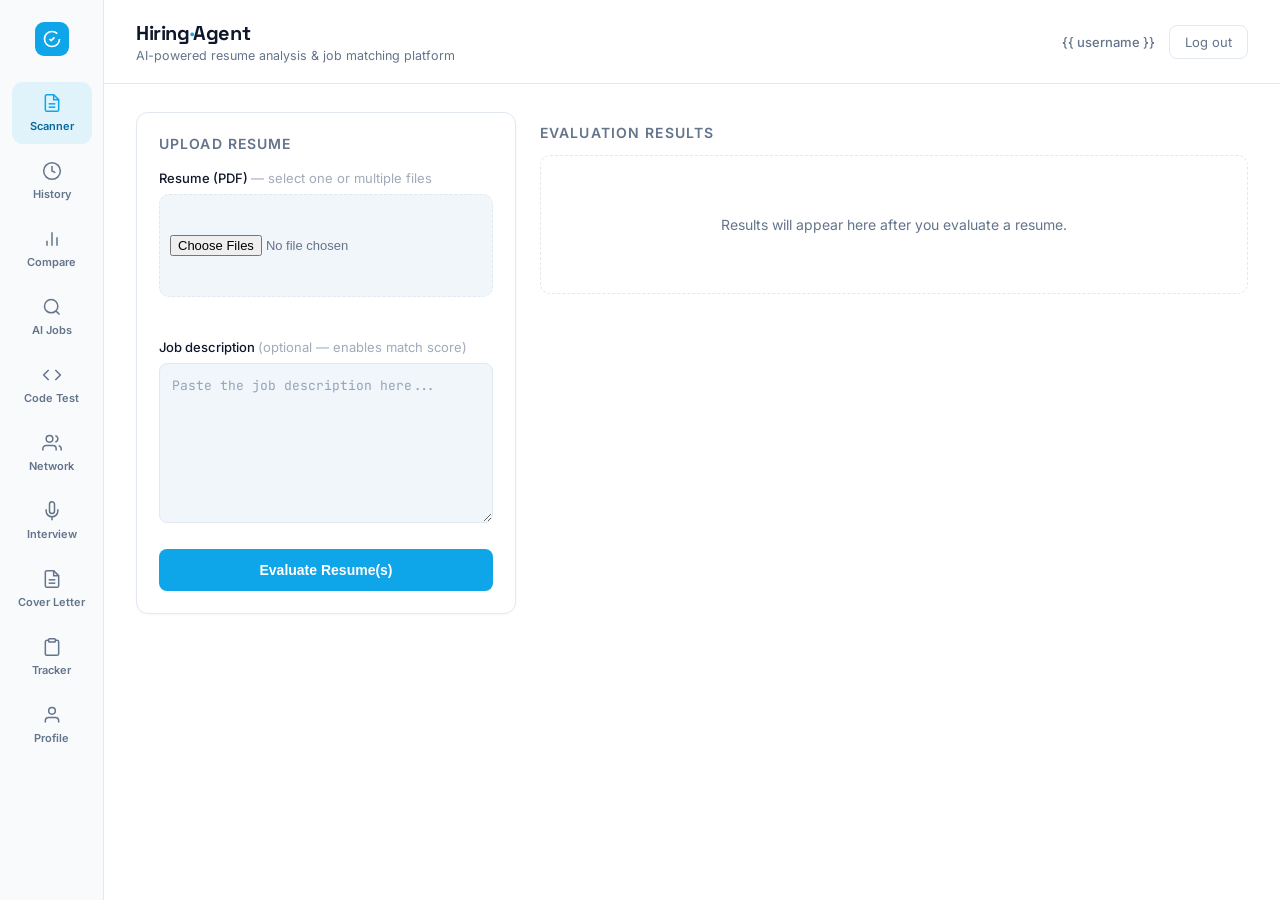
<file: templates/index.html>
<!DOCTYPE html>
<html lang="en">
<head>
<meta charset="UTF-8">
<title>Hiring Agent</title>
<meta name="viewport" content="width=device-width, initial-scale=1">
<link rel="preconnect" href="https://fonts.googleapis.com">
<link href="https://fonts.googleapis.com/css2?family=Space+Grotesk:wght@600;700&family=Inter:wght@400;500;600;700&family=JetBrains+Mono:wght@500;600&display=swap" rel="stylesheet">
<style>
  :root{
    --bg:#ffffff; --panel:#ffffff; --panel-2:#f1f6fb; --line:#e2e8f0;
    --text:#0f172a; --muted:#64748b; --accent:#0ea5e9; --accent-dim:#0369a1;
    --warn:#b45309; --bad:#dc2626; --success:#10b981;
    --mono:'JetBrains Mono','SF Mono',Consolas,monospace;
    --display:'Space Grotesk',system-ui,sans-serif;
  }
  *{box-sizing:border-box;}
  body{margin:0;background:var(--bg);color:var(--text);font-family:'Inter',system-ui,-apple-system,sans-serif;min-height:100vh;}
  .app-shell{display:flex;min-height:100vh;}
  .sidebar{width:104px;flex-shrink:0;background:#f8fafc;border-right:1px solid var(--line);display:flex;flex-direction:column;align-items:center;padding:22px 0;gap:6px;overflow-y:auto;}
  .sidebar .logo{width:34px;height:34px;border-radius:9px;background:var(--accent);display:flex;align-items:center;justify-content:center;margin-bottom:20px;}
  .sidebar .logo svg{width:20px;height:20px;color:#ffffff;}
  .side-btn{width:80px;display:flex;flex-direction:column;align-items:center;gap:6px;padding:11px 4px;border-radius:11px;color:var(--muted);background:none;border:none;cursor:pointer;font-size:11px;font-weight:600;font-family:'Inter',sans-serif;transition:all 0.2s ease;}
  .side-btn svg{width:20px;height:20px;transition:all 0.2s ease;}
  .side-btn:hover{color:var(--text);background:rgba(14,165,233,.05);}
  .side-btn.active{background:rgba(14,165,233,.10);color:var(--accent-dim);}
  .side-btn.active svg{color:var(--accent);}
  .main-col{flex:1;min-width:0;}
  .topbar{display:flex;justify-content:space-between;align-items:center;padding:20px 32px;border-bottom:1px solid var(--line);flex-wrap:wrap;gap:10px;}
  .topbar .brand-block h1{margin:0;font-size:20px;font-weight:700;letter-spacing:-0.02em;font-family:var(--display);}
  .topbar .brand-block p{margin:2px 0 0;color:var(--muted);font-size:12.5px;}
  .topbar .user-block{display:flex;align-items:center;gap:14px;}
  .topbar .user-block span{color:var(--muted);font-size:13px;font-weight:500;}
  .topbar .user-block a{color:var(--muted);font-size:13px;text-decoration:none;border:1px solid var(--line);padding:8px 15px;border-radius:8px;transition:all 0.2s ease;}
  .topbar .user-block a:hover{border-color:var(--accent);color:var(--accent);background:rgba(14,165,233,.05);}
  .content-pad{padding:28px 32px 60px;}
  .view{display:none;animation:fadeIn 0.3s ease;}
  .view.active{display:block;}
  @keyframes fadeIn{from{opacity:0;transform:translateY(5px);}to{opacity:1;transform:translateY(0);}}
  .eval-grid{display:grid;grid-template-columns:1fr;gap:24px;}
  @media(min-width:920px){.eval-grid{grid-template-columns:380px 1fr;align-items:start;}}
  .panel{background:var(--panel);border:1px solid var(--line);border-radius:12px;padding:22px;box-shadow:0 1px 2px rgba(15,23,42,.03);margin-bottom:20px;}
  .panel h2{margin:0 0 4px;font-size:14px;text-transform:uppercase;letter-spacing:.08em;color:var(--muted);font-weight:600;}
  label{display:block;font-size:13px;color:var(--text);margin:18px 0 8px;font-weight:500;}
  label span{color:var(--muted);font-weight:400;}
  input[type=file]{width:100%;padding:40px 10px;background:var(--panel-2);border:1.5px dashed var(--line);border-radius:10px;color:var(--muted);font-size:13px;text-align:center;cursor:pointer;transition:all 0.2s ease;}
  input[type=file]:hover{border-color:var(--accent-dim);background:rgba(14,165,233,.02);}
  textarea{width:100%;min-height:160px;resize:vertical;background:var(--panel-2);border:1px solid var(--line);border-radius:8px;color:var(--text);padding:12px;font-size:13px;font-family:var(--mono);line-height:1.5;transition:border-color 0.2s ease;}
  textarea:focus{border-color:var(--accent);outline:none;}
  textarea::placeholder{color:#94a3b8;}
  .filename{margin-top:8px;font-family:var(--mono);font-size:12px;color:var(--accent);min-height:16px;font-weight:500;}
  button.primary{margin-top:22px;width:100%;padding:13px;border:none;border-radius:8px;background:var(--accent);color:#ffffff;font-weight:700;font-size:14px;cursor:pointer;transition:all 0.2s ease;}
  button.primary:disabled{opacity:.5;cursor:default;}
  button.primary:hover:not(:disabled){opacity:.9;transform:translateY(-1px);box-shadow:0 4px 12px rgba(14,165,233,.2);}
  button.ghost{background:var(--panel-2);border:1px solid var(--line);color:var(--text);padding:8px 14px;border-radius:7px;font-size:12.5px;cursor:pointer;transition:all 0.2s ease;}
  button.ghost:hover{border-color:var(--accent-dim);color:var(--accent);background:rgba(14,165,233,.05);}
  button.danger{color:var(--bad);}
  button.danger:hover{background:rgba(220,38,38,.05);border-color:var(--bad);}
  .progress-box{margin-top:16px;padding:14px;border:1px solid var(--line);border-radius:8px;background:var(--panel-2);display:none;}
  .progress-box.show{display:block;}
  .progress-box .step{font-family:var(--mono);font-size:12.5px;color:var(--accent);}
  .spinner{display:inline-block;width:14px;height:14px;border:2px solid var(--accent-dim);border-top-color:var(--accent);border-radius:50%;animation:spin 0.8s linear infinite;margin-right:8px;vertical-align:-3px;}
  @keyframes spin{to{transform:rotate(360deg);}}
  .results{display:flex;flex-direction:column;gap:20px;}
  .placeholder{color:var(--muted);font-size:14px;padding:60px 20px;text-align:center;border:1px dashed var(--line);border-radius:10px;}
  .score-hero{display:flex;align-items:baseline;gap:14px;flex-wrap:wrap;justify-content:space-between;margin-bottom:16px;}
  .score-hero .left{display:flex;align-items:baseline;gap:14px;flex-wrap:wrap;}
  .score-hero .big{font-family:var(--mono);font-size:52px;font-weight:700;color:var(--accent);line-height:1;}
  .score-hero .name{font-size:18px;font-weight:600;}
  .score-hero .sub{color:var(--muted);font-size:13px;}
  .bar-row{margin:10px 0;}
  .bar-row .label-line{display:flex;justify-content:space-between;font-size:13px;margin-bottom:6px;}
  .bar-row .label-line .name{color:var(--text);text-transform:capitalize;font-weight:500;}
  .bar-row .label-line .val{font-family:var(--mono);color:var(--muted);}
  .bar-track{height:8px;background:var(--panel-2);border-radius:5px;overflow:hidden;border:1px solid var(--line);}
  .bar-fill{height:100%;background:linear-gradient(90deg,var(--accent-dim),var(--accent));transition:width 0.3s ease;}
  .evidence{font-size:12.5px;color:var(--muted);margin-top:6px;line-height:1.5;}
  .chips{display:flex;flex-wrap:wrap;gap:6px;margin-top:8px;}
  .chip{font-family:var(--mono);font-size:11.5px;padding:4px 9px;border-radius:20px;border:1px solid var(--line);}
  .chip.hit{color:var(--accent-dim);border-color:var(--accent);background:rgba(14,165,233,.08);}
  .chip.miss{color:var(--bad);border-color:#f5c6c2;background:rgba(220,38,38,.06);}
  ul.plain{margin:8px 0 0;padding-left:18px;font-size:13.5px;line-height:1.7;color:var(--text);}
  ul.plain li{margin-bottom:4px;}
  .two-col{display:grid;grid-template-columns:1fr;gap:18px;}
  @media(min-width:640px){.two-col{grid-template-columns:1fr 1fr;}}
  .error-box{border:1px solid #f5c6c2;background:rgba(220,38,38,.06);color:var(--bad);padding:14px 16px;border-radius:8px;font-size:13.5px;}
  table.history{width:100%;border-collapse:collapse;font-size:13.5px;}
  table.history th{text-align:left;color:var(--muted);font-size:11.5px;text-transform:uppercase;letter-spacing:.06em;padding:8px 10px;border-bottom:1px solid var(--line);}
  table.history td{padding:10px;border-bottom:1px solid var(--line);vertical-align:middle;}
  table.history tr:hover td{background:var(--panel-2);}
  .score-pill{font-family:var(--mono);color:var(--accent);font-weight:700;}
  .row-actions{display:flex;gap:6px;}
  .compare-bar{display:flex;justify-content:space-between;align-items:center;margin-bottom:14px;color:var(--muted);font-size:13px;}
  .compare-table{width:100%;border-collapse:collapse;font-size:13px;}
  .compare-table th,.compare-table td{padding:10px;border-bottom:1px solid var(--line);text-align:left;}
  .compare-table th{color:var(--muted);font-size:11.5px;text-transform:uppercase;}
  select,input[type=text],input[type=date],input[type=password]{background:var(--panel-2);border:1px solid var(--line);border-radius:7px;color:var(--text);padding:9px 10px;font-size:13px;font-family:inherit;transition:border-color 0.2s ease;}
  select:focus,input[type=text]:focus,input[type=date]:focus,input[type=password]:focus{border-color:var(--accent);outline:none;}
  .filter-row{display:flex;flex-wrap:wrap;gap:10px;margin-bottom:16px;}
  .filter-row>div{flex:1;min-width:140px;}
  .filter-row label{margin:0 0 6px;}
  .job-card{border:1px solid var(--line);border-radius:10px;padding:18px;margin-bottom:14px;background:var(--panel-2);transition:all 0.2s ease;}
  .job-card:hover{border-color:var(--accent-dim);box-shadow:0 2px 8px rgba(15,23,42,.05);}
  .job-card-top{display:flex;justify-content:space-between;align-items:flex-start;gap:14px;flex-wrap:wrap;}
  .job-card h3{font-size:15.5px;font-weight:700;margin:0 0 2px;color:var(--text);}
  .job-card .company{color:var(--muted);font-size:13px;font-weight:500;}
  .job-card .loc{color:var(--muted);font-size:12px;margin-top:2px;}
  .job-score{font-family:var(--mono);font-size:20px;font-weight:700;padding:6px 14px;border-radius:20px;flex-shrink:0;}
  .job-score.high{background:rgba(16,185,129,.12);color:var(--success);}
  .job-score.mid{background:rgba(180,83,9,.1);color:var(--warn);}
  .job-score.low{background:rgba(220,38,38,.08);color:var(--bad);}
  .job-explain{font-size:13px;color:var(--text);margin-top:10px;line-height:1.5;}
  .job-missing{margin-top:8px;}
  .job-actions{display:flex;gap:8px;margin-top:14px;}
  .kw-group{margin-bottom:10px;}
  .kw-group .kw-cat{font-size:11.5px;color:var(--muted);text-transform:uppercase;letter-spacing:.05em;margin-bottom:4px;font-weight:600;}
  .app-form{display:grid;grid-template-columns:repeat(2,1fr);gap:12px;margin-bottom:20px;}
  @media(min-width:760px){.app-form{grid-template-columns:repeat(4,1fr);}}
  .app-form>div{display:flex;flex-direction:column;}
  .app-form label{margin:0 0 6px;}
  .status-summary{display:flex;gap:10px;flex-wrap:wrap;margin-bottom:18px;}
  .status-summary .stat{background:var(--panel-2);border:1px solid var(--line);border-radius:8px;padding:10px 16px;font-size:13px;font-weight:500;}
  .status-summary .stat b{font-family:var(--mono);color:var(--accent);}
  .ghost-select{padding:6px 8px;font-size:12px;border-radius:6px;cursor:pointer;}
  .btn-link{display:block;text-align:center;padding:12px;border:1px solid var(--line);border-radius:8px;text-decoration:none;color:var(--bad);font-weight:600;font-size:13.5px;transition:all 0.2s ease;}
  .btn-link:hover{background:rgba(220,38,38,.05);border-color:var(--bad);}
  .empty-state{text-align:center;padding:40px 20px;color:var(--muted);}
  .result-card{background:var(--panel-2);border:1px solid var(--line);border-radius:10px;padding:18px;margin-bottom:14px;}
  .result-card pre{background:#1e293b;color:#e2e8f0;padding:14px;border-radius:8px;overflow-x:auto;font-size:12px;font-family:var(--mono);white-space:pre-wrap;}
  .msg-box{background:var(--panel-2);border:1px solid var(--line);border-radius:8px;padding:14px;margin:8px 0;font-size:13px;}
</style>
</head>
<body>

<div class="app-shell">
  <aside class="sidebar">
    <div class="logo">
      <svg viewBox="0 0 24 24" fill="none" stroke="currentColor" stroke-width="2">
        <path d="M9 12l2 2 4-4"/><path d="M21 12c0 4.97-4.03 9-9 9s-9-4.03-9-9 4.03-9 9-9c2.39 0 4.64.94 6.34 2.62"/>
      </svg>
    </div>
    <button class="side-btn tab-btn active" data-view="evaluate">
      <svg viewBox="0 0 24 24" fill="none" stroke="currentColor" stroke-width="1.8"><path d="M14 2H6a2 2 0 0 0-2 2v16a2 2 0 0 0 2 2h12a2 2 0 0 0 2-2V8z"/><polyline points="14 2 14 8 20 8"/><line x1="16" y1="13" x2="8" y2="13"/><line x1="16" y1="17" x2="8" y2="17"/></svg>
      Scanner
    </button>
    <button class="side-btn tab-btn" data-view="history">
      <svg viewBox="0 0 24 24" fill="none" stroke="currentColor" stroke-width="1.8"><circle cx="12" cy="12" r="10"/><polyline points="12 6 12 12 16 14"/></svg>
      History
    </button>
    <button class="side-btn tab-btn" data-view="compare">
      <svg viewBox="0 0 24 24" fill="none" stroke="currentColor" stroke-width="1.8"><line x1="18" y1="20" x2="18" y2="10"/><line x1="12" y1="20" x2="12" y2="4"/><line x1="6" y1="20" x2="6" y2="14"/></svg>
      Compare
    </button>
    <button class="side-btn tab-btn" data-view="jobsearch">
      <svg viewBox="0 0 24 24" fill="none" stroke="currentColor" stroke-width="1.8"><circle cx="11" cy="11" r="8"/><line x1="21" y1="21" x2="16.65" y2="16.65"/></svg>
      AI Jobs
    </button>
    <button class="side-btn tab-btn" data-view="coding">
      <svg viewBox="0 0 24 24" fill="none" stroke="currentColor" stroke-width="1.8"><polyline points="16 18 22 12 16 6"/><polyline points="8 6 2 12 8 18"/></svg>
      Code Test
    </button>
    <button class="side-btn tab-btn" data-view="networking">
      <svg viewBox="0 0 24 24" fill="none" stroke="currentColor" stroke-width="1.8"><path d="M17 21v-2a4 4 0 0 0-4-4H5a4 4 0 0 0-4 4v2"/><circle cx="9" cy="7" r="4"/><path d="M23 21v-2a4 4 0 0 0-3-3.87"/><path d="M16 3.13a4 4 0 0 1 0 7.75"/></svg>
      Network
    </button>
    <button class="side-btn tab-btn" data-view="mockinterview">
      <svg viewBox="0 0 24 24" fill="none" stroke="currentColor" stroke-width="1.8"><path d="M12 1a3 3 0 0 0-3 3v8a3 3 0 0 0 6 0V4a3 3 0 0 0-3-3z"/><path d="M19 10v2a7 7 0 0 1-14 0v-2"/><line x1="12" y1="19" x2="12" y2="23"/></svg>
      Interview
    </button>
    <button class="side-btn tab-btn" data-view="coverletter">
      <svg viewBox="0 0 24 24" fill="none" stroke="currentColor" stroke-width="1.8"><path d="M14 2H6a2 2 0 0 0-2 2v16a2 2 0 0 0 2 2h12a2 2 0 0 0 2-2V8z"/><polyline points="14 2 14 8 20 8"/><line x1="16" y1="13" x2="8" y2="13"/><line x1="16" y1="17" x2="8" y2="17"/></svg>
      Cover Letter
    </button>
    <button class="side-btn tab-btn" data-view="applications">
      <svg viewBox="0 0 24 24" fill="none" stroke="currentColor" stroke-width="1.8"><path d="M16 4h2a2 2 0 0 1 2 2v14a2 2 0 0 1-2 2H6a2 2 0 0 1-2-2V6a2 2 0 0 1 2-2h2"/><rect x="8" y="2" width="8" height="4" rx="1" ry="1"/></svg>
      Tracker
    </button>
    <button class="side-btn tab-btn" data-view="profile">
      <svg viewBox="0 0 24 24" fill="none" stroke="currentColor" stroke-width="1.8"><path d="M20 21v-2a4 4 0 0 0-4-4H8a4 4 0 0 0-4 4v2"/><circle cx="12" cy="7" r="4"/></svg>
      Profile
    </button>
  </aside>

  <div class="main-col">
    <div class="topbar">
      <div class="brand-block">
        <h1>Hiring<span style="color:var(--accent);">·</span>Agent</h1>
        <p>AI-powered resume analysis & job matching platform</p>
      </div>
      <div class="user-block">
        <span>{{ username }}</span>
        <a href="/logout">Log out</a>
      </div>
    </div>

    <div class="content-pad">

  <!-- EVALUATE -->
  <section class="view active" id="view-evaluate">
    <div class="eval-grid">
      <div class="panel">
        <h2>Upload Resume</h2>
        <form id="evalForm">
          <label for="resume">Resume (PDF) <span style="opacity:.6">— select one or multiple files</span></label>
          <input type="file" id="resume" name="resume" accept="application/pdf" multiple required>
          <div class="filename" id="filenameOut"></div>
          <label for="jd">Job description <span style="opacity:.6">(optional — enables match score)</span></label>
          <textarea id="jd" name="job_description" placeholder="Paste the job description here..."></textarea>
          <button type="submit" class="primary" id="submitBtn">Evaluate Resume(s)</button>
          <div class="progress-box" id="progressBox"></div>
        </form>
      </div>
      <div style="display:flex;flex-direction:column;">
        <h2 style="font-size:14px;text-transform:uppercase;letter-spacing:.08em;color:var(--muted);font-weight:600;margin-bottom:14px;">Evaluation Results</h2>
        <section class="results" id="results"><div class="placeholder">Results will appear here after you evaluate a resume.</div></section>
      </div>
    </div>
  </section>

  <!-- HISTORY -->
  <section class="view" id="view-history">
    <div class="panel">
      <div style="display:flex;justify-content:space-between;align-items:center;margin-bottom:10px;"><h2 style="margin:0;">Past Evaluations</h2><button class="ghost" id="refreshHistory">Refresh</button></div>
      <div id="historyBody"><div class="placeholder">Loading...</div></div>
    </div>
  </section>

  <!-- COMPARE -->
  <section class="view" id="view-compare">
    <div class="panel"><h2>Compare Candidates</h2><p style="color:var(--muted);font-size:13px;">Select two or more candidates in History, then click "Compare selected".</p><div id="compareBody"><div class="placeholder">No candidates selected yet.</div></div></div>
  </section>

  <!-- AI JOB SEARCH -->
  <section class="view" id="view-jobsearch">
    <div class="panel"><h2>AI Job Search</h2>
      <form id="jobSearchForm" class="filter-row" style="margin-top:16px;align-items:flex-end;">
        <div><label>Candidate</label><select id="jsCandidate" required style="width:100%;"><option value="">Select...</option></select></div>
        <div><label>Role</label><input type="text" id="jsRole" required placeholder="e.g. Backend Engineer" style="width:100%;"></div>
        <div><label>Location</label><input type="text" id="jsLocation" placeholder="e.g. Remote" style="width:100%;"></div>
        <div><label>Experience</label><select id="jsExperience" style="width:100%;"><option value="">Any</option><option value="entry">Entry</option><option value="mid">Mid</option><option value="senior">Senior</option></select></div>
        <div><label>Work type</label><select id="jsRemote" style="width:100%;"><option value="">Any</option><option value="remote">Remote</option><option value="onsite">On-site</option></select></div>
        <div><button type="submit" class="primary" style="margin-top:0;" id="jsSubmitBtn">Search</button></div>
      </form>
      <div class="progress-box" id="jsProgressBox" style="display:none;"><span class="spinner"></span><span class="step" id="jsProgressStep">Starting...</span></div>
      <div id="jsResults" style="margin-top:20px;"></div>
    </div>
  </section>

  <!-- CODING ASSESSMENT -->
  <section class="view" id="view-coding">
    <div class="panel"><h2>AI Coding Assessment</h2><p style="color:var(--muted);font-size:13px;">Generate coding tests based on resume skills and auto-evaluate submissions.</p>
      <div class="filter-row" style="margin-top:16px;">
        <div><label>Candidate</label><select id="codingCandidate"><option value="">Select...</option></select></div>
        <div><label>Difficulty</label><select id="codingDifficulty"><option value="easy">Easy</option><option value="medium" selected>Medium</option><option value="hard">Hard</option></select></div>
        <div><label>Language</label><select id="codingLanguage"><option value="">Auto-detect</option><option value="python">Python</option><option value="java">Java</option><option value="javascript">JavaScript</option><option value="C++">C++</option></select></div>
        <div><button class="primary" onclick="generateCodingTest()" style="margin-top:0;">Generate Test</button></div>
      </div>
      <div id="codingTestResult"></div>
    </div>
  </section>

  <!-- NETWORKING -->
  <section class="view" id="view-networking">
    <div class="panel"><h2>AI Networking Assistant</h2><p style="color:var(--muted);font-size:13px;">Find recruiters and generate personalized LinkedIn messages.</p>
      <div class="filter-row" style="margin-top:16px;">
        <div><label>Candidate</label><select id="networkCandidate"><option value="">Select...</option></select></div>
        <div><label>Target Role</label><input type="text" id="networkRole" placeholder="e.g. Software Engineer"></div>
        <div><label>Location</label><input type="text" id="networkLocation" placeholder="e.g. Remote"></div>
        <div><button class="primary" onclick="findRecruiters()" style="margin-top:0;">Find Recruiters</button></div>
      </div>
      <div id="networkingResult"></div>
    </div>
  </section>

  <!-- MOCK INTERVIEW -->
  <section class="view" id="view-mockinterview">
    <div class="panel"><h2>AI Mock Interview</h2><p style="color:var(--muted);font-size:13px;">Practice with AI-generated questions and get real-time feedback.</p>
      <div class="filter-row" style="margin-top:16px;">
        <div><label>Candidate</label><select id="interviewCandidate"><option value="">Select...</option></select></div>
        <div><label>Type</label><select id="interviewType"><option value="technical">Technical</option><option value="behavioral">Behavioral</option><option value="mixed">Mixed</option></select></div>
        <div><label>Difficulty</label><select id="interviewDifficulty"><option value="easy">Easy</option><option value="medium" selected>Medium</option><option value="hard">Hard</option></select></div>
        <div><button class="primary" onclick="startMockInterview()" style="margin-top:0;">Start Interview</button></div>
      </div>
      <div id="interviewSession"></div>
    </div>
  </section>

  <!-- COVER LETTER -->
  <section class="view" id="view-coverletter">
    <div class="panel"><h2>AI Cover Letter Generator</h2><p style="color:var(--muted);font-size:13px;">Generate customized cover letters for each application.</p>
      <div class="filter-row" style="margin-top:16px;">
        <div><label>Candidate</label><select id="coverCandidate"><option value="">Select...</option></select></div>
        <div><label>Job Title</label><input type="text" id="coverJobTitle" placeholder="e.g. Software Engineer"></div>
        <div><label>Company</label><input type="text" id="coverCompany" placeholder="e.g. Google"></div>
        <div><button class="primary" onclick="generateCoverLetter()" style="margin-top:0;">Generate</button></div>
      </div>
      <div><label>Job Description (optional)</label><textarea id="coverJD" placeholder="Paste job description..." style="min-height:100px;"></textarea></div>
      <div id="coverLetterResult"></div>
    </div>
  </section>

  <!-- APPLICATIONS -->
  <section class="view" id="view-applications">
    <div class="panel"><h2>Application Tracker</h2>
      <div class="status-summary" id="statusSummary"></div>
      <form id="appForm" class="app-form">
        <div><label>Candidate</label><select id="appCandidate" required><option value="">Select...</option></select></div>
        <div><label>Company</label><input type="text" id="appCompany" required placeholder="e.g. AMD"></div>
        <div><label>Role</label><input type="text" id="appRole" placeholder="e.g. Backend Engineer"></div>
        <div><label>Status</label><select id="appStatus"><option>Applied</option><option>Interviewing</option><option>Accepted</option><option>Rejected</option></select></div>
        <div><label>Date</label><input type="date" id="appDate"></div>
        <div style="grid-column:span 2;"><label>Link</label><input type="text" id="appLink" placeholder="https://..."></div>
        <div style="grid-column:span 2;"><button type="submit" class="primary" style="margin-top:0;">Add Application</button></div>
      </form>
      <div id="appsBody"><div class="placeholder">Loading...</div></div>
    </div>
  </section>

  <!-- PROFILE -->
  <section class="view" id="view-profile">
    <div class="panel" style="max-width:480px;"><h2>Account</h2><div id="profileInfo"><div class="placeholder">Loading...</div></div>
      <div style="margin-top:26px;padding-top:22px;border-top:1px solid var(--line);"><h2>Change Password</h2>
        <form id="pwForm" style="margin-top:14px;">
          <label>Current password</label><input type="password" id="pwCurrent" required style="width:100%;">
          <label>New password (min 6 chars)</label><input type="password" id="pwNew" required minlength="6" style="width:100%;">
          <button type="submit" class="primary">Update</button><div id="pwMsg" style="margin-top:10px;font-size:13px;"></div>
        </form>
      </div>
      <div style="margin-top:26px;padding-top:22px;border-top:1px solid var(--line);"><a href="/logout" class="btn-link">Log out</a></div>
    </div>
  </section>

    </div>
  </div>
</div>

<script>
const CATEGORY_MAX={open_source:35,self_projects:30,production:25,technical_skills:10};
async function apiFetch(u,o={}){const r=await fetch(u,o);if(r.status===401){window.location.href='/login';throw new Error('Session expired')}return r}
async function fetchApiData(u,o={}){const r=await apiFetch(u,o);const j=await r.json();if(j&&typeof j==='object'&&'success' in j){if(!j.success)throw new Error(j.error||'Failed');return j.data}return j}
function escapeHtml(s){if(!s&&s!==0)return'';const d=document.createElement('div');d.textContent=s;return d.innerHTML}

// Tab switching
document.querySelectorAll('.tab-btn').forEach(b=>{b.addEventListener('click',()=>{document.querySelectorAll('.tab-btn').forEach(x=>x.classList.remove('active'));document.querySelectorAll('.view').forEach(x=>x.classList.remove('active'));b.classList.add('active');document.getElementById('view-'+b.dataset.view).classList.add('active');if(b.dataset.view==='history')loadHistory();if(b.dataset.view==='applications')loadApplications();if(b.dataset.view==='profile')loadProfile();if(b.dataset.view==='jobsearch')populateSelect('jsCandidate');if(b.dataset.view==='coding')populateSelect('codingCandidate');if(b.dataset.view==='networking')populateSelect('networkCandidate');if(b.dataset.view==='mockinterview')populateSelect('interviewCandidate');if(b.dataset.view==='coverletter')populateSelect('coverCandidate')})});

// Evaluate
const form=document.getElementById('evalForm'),fileInput=document.getElementById('resume'),filenameOut=document.getElementById('filenameOut'),submitBtn=document.getElementById('submitBtn'),resultsEl=document.getElementById('results'),progressBox=document.getElementById('progressBox');let activePolls=0;
fileInput.addEventListener('change',()=>{const n=fileInput.files.length;filenameOut.textContent=n===0?'':n===1?fileInput.files[0].name:`${n} files selected`});
function barRow(l,s,m,e){const p=m?Math.min(100,(s/m)*100):0;return`<div class="bar-row"><div class="label-line"><span class="name">${l.replace(/_/g,' ')}</span><span class="val">${s} / ${m}</span></div><div class="bar-track"><div class="bar-fill" style="width:${p}%"></div></div>${e?`<div class="evidence">${escapeHtml(e)}</div>`:''}</div>`}
function kwGroupHtml(g,c){if(!g||Object.keys(g).length===0)return'<span style="color:var(--muted);font-size:13px;">None</span>';return Object.entries(g).map(([cat,kws])=>`<div class="kw-group"><div class="kw-cat">${escapeHtml(cat)}</div><div class="chips">${kws.map(k=>`<span class="chip ${c}">${escapeHtml(k)}</span>`).join('')}</div></div>`).join('')}
function renderIqSections(iq){const s=[['coding_questions','Coding & DSA'],['core_subject_questions','Core CS'],['project_questions','Projects'],['behavioral_questions','Behavioral']];return s.map(([k,l])=>{const qs=iq[k]||[];if(!qs.length)return'';return`<h2>${l}</h2><ul class="plain">${qs.map(q=>`<li>${escapeHtml(q)}</li>`).join('')}</ul>`}).join('')}
async function genInterviewQuestions(uid){const btn=document.getElementById('iqBtn_'+uid);if(!btn)return;btn.disabled=true;btn.textContent='Generating...';try{const r=await apiFetch('/interview_questions/'+uid,{method:'POST'});const d=await r.json();if(!r.ok){btn.disabled=false;btn.textContent='Generate';return}document.getElementById('iqPanel_'+uid).innerHTML=renderIqSections(d.interview_questions||d.data?.interview_questions)}catch(e){btn.disabled=false;btn.textContent='Generate'}}
function renderResults(d,t){const ev=d.evaluation||{},scores=ev.scores||{},mt=d.max_score??Object.values(CATEGORY_MAX).reduce((a,b)=>a+b,0),total=d.total_score??0,bonus=ev.bonus_points?(ev.bonus_points.total||0):0,ded=ev.deductions?(ev.deductions.total||0):0;const bars=Object.entries(CATEGORY_MAX).map(([k,fm])=>{const c=scores[k];if(!c)return'';const m=c.max??fm;return barRow(k,Math.min(c.score??0,m),m,c.evidence)}).join('');let h=`<div class="panel"><div class="score-hero"><div class="left"><div class="big">${total.toFixed?total.toFixed(1):total}</div><div><div class="name">${escapeHtml(d.candidate_name||'Candidate')}</div><div class="sub">out of ${mt} (+${bonus} bonus, -${ded} deductions)</div></div></div><button class="ghost" onclick="window.open('/export/${d.id}.pdf','_blank')">Download PDF</button></div>${bars}</div>`;if(d.job_match){const jm=d.job_match;h+=`<div class="panel"><h2>Job Match</h2><div class="score-hero"><div class="left"><div class="big" style="font-size:36px;">${jm.match_score}%</div></div></div><div class="two-col"><div>${kwGroupHtml(jm.matched_grouped,'hit')}</div><div>${kwGroupHtml(jm.suggestions||jm.missing_grouped,'miss')}</div></div></div>`}h+=`<div class="panel" id="iqPanel_${d.id}"><h2>Interview Questions</h2><p style="color:var(--muted);font-size:13px;">Generate questions tailored to this resume.</p><button class="ghost" onclick="genInterviewQuestions('${d.id}')" id="iqBtn_${d.id}">Generate</button></div>`;const st=ev.key_strengths||[],im=ev.areas_for_improvement||[];if(st.length||im.length){h+=`<div class="panel"><div class="two-col">`;if(st.length)h+=`<div><h2>Strengths</h2><ul class="plain">${st.map(s=>`<li>${escapeHtml(s)}</li>`).join('')}</ul></div>`;if(im.length)h+=`<div><h2>Improvements</h2><ul class="plain">${im.map(s=>`<li>${escapeHtml(s)}</li>`).join('')}</ul></div>`;h+=`</div></div>`}t.innerHTML=h}
form.addEventListener('submit',async(e)=>{e.preventDefault();if(!fileInput.files.length)return;submitBtn.disabled=true;progressBox.innerHTML='';progressBox.classList.add('show');resultsEl.innerHTML='';const fd=new FormData();for(const f of fileInput.files)fd.append('resume',f);fd.append('job_description',document.getElementById('jd').value);try{const r=await apiFetch('/evaluate',{method:'POST',body:fd});const d=await r.json();if(!r.ok){resultsEl.innerHTML=`<div class="error-box">${escapeHtml(d.error||'Error')}</div>`;submitBtn.disabled=false;progressBox.classList.remove('show');return}const jids=d.job_ids||[];activePolls=jids.length;jids.forEach(jid=>{const row=document.createElement('div');row.style.marginBottom='8px';row.innerHTML=`<span class="spinner"></span><span class="step" id="step_${jid}">Starting...</span>`;progressBox.appendChild(row);const p=document.createElement('div');p.id='result_'+jid;resultsEl.appendChild(p);pollStatus(jid)})}catch(err){resultsEl.innerHTML=`<div class="error-box">${escapeHtml(err.message)}</div>`;submitBtn.disabled=false;progressBox.classList.remove('show')}});
function pollStatus(jid){const t=setInterval(async()=>{try{const r=await apiFetch('/status/'+jid);const j=await r.json();const se=document.getElementById('step_'+jid);if(se&&j.step)se.textContent=j.step;if(j.status==='done'){clearInterval(t);finishOnePoll();const row=se?se.closest('div'):null;if(row)row.remove();renderResults(j.result,document.getElementById('result_'+jid))}else if(j.status==='error'){clearInterval(t);finishOnePoll();const row=se?se.closest('div'):null;if(row)row.remove();document.getElementById('result_'+jid).innerHTML=`<div class="error-box">${escapeHtml(j.error||'Failed')}</div>`}}catch(err){clearInterval(t);finishOnePoll()}},1500)}
function finishOnePoll(){activePolls-=1;if(activePolls<=0){submitBtn.disabled=false;progressBox.classList.remove('show');progressBox.innerHTML=''}}

// History
const selectedForCompare=new Set();
async function loadHistory(){const b=document.getElementById('historyBody');b.innerHTML='<div class="placeholder">Loading...</div>';try{const recs=await fetchApiData('/history');if(!Array.isArray(recs)){b.innerHTML='<div class="error-box">Invalid data</div>';return}if(!recs.length){b.innerHTML='<div class="empty-state"><p>No evaluations yet.</p></div>';return}const rows=recs.map(r=>`<tr><td><input type="checkbox" data-id="${r.id}" ${selectedForCompare.has(r.id)?'checked':''} onchange="toggleCompare('${r.id}',this.checked)"></td><td>${escapeHtml(r.candidate_name)}</td><td class="score-pill">${r.total_score}/${r.max_score}</td><td>${r.has_job_match?'Yes':'—'}</td><td>${new Date(r.created_at).toLocaleString()}</td><td class="row-actions"><button class="ghost" onclick="viewRecord('${r.id}')">View</button><button class="ghost" onclick="window.open('/export/${r.id}.pdf','_blank')">PDF</button><button class="ghost danger" onclick="deleteRecord('${r.id}')">Delete</button></td></tr>`).join('');b.innerHTML=`<table class="history"><thead><tr><th></th><th>Candidate</th><th>Score</th><th>JD</th><th>Date</th><th></th></tr></thead><tbody>${rows}</tbody></table><button class="primary" style="margin-top:16px;" onclick="goCompare()">Compare (${selectedForCompare.size})</button>`}catch(e){b.innerHTML=`<div class="error-box">${escapeHtml(e.message)}</div>`}}
function toggleCompare(id,ck){if(ck)selectedForCompare.add(id);else selectedForCompare.delete(id);const btn=document.querySelector('#historyBody button.primary');if(btn)btn.textContent=`Compare (${selectedForCompare.size})`}
async function viewRecord(id){try{const d=await fetchApiData('/history/'+id);document.querySelectorAll('.tab-btn').forEach(b=>b.classList.remove('active'));document.querySelectorAll('.view').forEach(v=>v.classList.remove('active'));document.querySelector('.tab-btn[data-view="evaluate"]').classList.add('active');document.getElementById('view-evaluate').classList.add('active');renderResults(d,resultsEl)}catch(e){alert(e.message)}}
async function deleteRecord(id){if(!confirm('Delete?'))return;await apiFetch('/history/'+id,{method:'DELETE'});selectedForCompare.delete(id);loadHistory()}
document.getElementById('refreshHistory').addEventListener('click',loadHistory);

// Compare
async function goCompare(){document.querySelectorAll('.tab-btn').forEach(b=>b.classList.remove('active'));document.querySelectorAll('.view').forEach(v=>v.classList.remove('active'));document.querySelector('.tab-btn[data-view="compare"]').classList.add('active');document.getElementById('view-compare').classList.add('active');renderCompare()}
async function renderCompare(){const b=document.getElementById('compareBody'),ids=Array.from(selectedForCompare);if(ids.length<2){b.innerHTML='<div class="placeholder">Select 2+ candidates in History first.</div>';return}b.innerHTML='<div class="placeholder">Loading...</div>';try{const recs=await Promise.all(ids.map(id=>fetchApiData('/history/'+id)));let head='<tr><th>Category</th>'+recs.map(r=>`<th>${escapeHtml(r.candidate_name)}</th>`).join('')+'</tr>',rows='';rows+='<tr><td><b>Overall</b></td>'+recs.map(r=>`<td class="score-pill">${r.total_score}/${r.max_score}</td>`).join('')+'</tr>';Object.keys(CATEGORY_MAX).forEach(k=>{rows+=`<tr><td>${k.replace(/_/g,' ')}</td>`+recs.map(r=>{const c=(r.evaluation&&r.evaluation.scores&&r.evaluation.scores[k])||{};return`<td>${c.score??'-'} / ${c.max??CATEGORY_MAX[k]}</td>`}).join('')+'</tr>'});rows+='<tr><td><b>JD Match</b></td>'+recs.map(r=>`<td>${r.job_match?r.job_match.match_score+'%':'—'}</td>`).join('')+'</tr>';b.innerHTML=`<div class="compare-bar"><span>${recs.length} candidates</span></div><table class="compare-table"><thead>${head}</thead><tbody>${rows}</tbody></table>`}catch(e){b.innerHTML=`<div class="error-box">${escapeHtml(e.message)}</div>`}}

// Job Search
async function populateSelect(sid){const s=document.getElementById(sid);if(!s)return;try{const recs=await fetchApiData('/history');if(!Array.isArray(recs)){s.innerHTML='<option value="">(failed)</option>';return}s.innerHTML='<option value="">Select from History...</option>'+recs.map(r=>`<option value="${r.id}" data-name="${escapeHtml(r.candidate_name)}">${escapeHtml(r.candidate_name)}</option>`).join('')}catch(e){s.innerHTML='<option value="">(failed)</option>'}}
document.getElementById('jobSearchForm')?.addEventListener('submit',async(e)=>{e.preventDefault();const s=document.getElementById('jsCandidate'),opt=s.options[s.selectedIndex];if(!s.value){alert('Select a candidate');return}const sb=document.getElementById('jsSubmitBtn'),pb=document.getElementById('jsProgressBox'),ps=document.getElementById('jsProgressStep'),re=document.getElementById('jsResults');sb.disabled=true;pb.style.display='block';ps.textContent='Starting...';re.innerHTML='';const pl={candidate_id:s.value,candidate_name:opt.dataset.name,role:document.getElementById('jsRole').value.trim(),location:document.getElementById('jsLocation').value.trim(),experience:document.getElementById('jsExperience').value,remote:document.getElementById('jsRemote').value};try{const r=await apiFetch('/job_search/start',{method:'POST',headers:{'Content-Type':'application/json'},body:JSON.stringify(pl)});const d=await r.json();if(!r.ok){re.innerHTML=`<div class="error-box">${escapeHtml(d.error||'Failed')}</div>`;sb.disabled=false;pb.style.display='none';return}pollJobSearch(d.job_id,pl.candidate_name,pl.candidate_id)}catch(err){re.innerHTML=`<div class="error-box">${escapeHtml(err.message)}</div>`;sb.disabled=false;pb.style.display='none'}});
function pollJobSearch(jid,cn,ci){const sb=document.getElementById('jsSubmitBtn'),pb=document.getElementById('jsProgressBox'),ps=document.getElementById('jsProgressStep'),re=document.getElementById('jsResults');const t=setInterval(async()=>{try{const r=await apiFetch('/status/'+jid);const j=await r.json();if(j.step)ps.textContent=j.step;if(j.status==='done'){clearInterval(t);sb.disabled=false;pb.style.display='none';renderJobResults(j.result?.jobs||[],cn,ci,re)}else if(j.status==='error'){clearInterval(t);sb.disabled=false;pb.style.display='none';re.innerHTML=`<div class="error-box">${escapeHtml(j.error||'Failed')}</div>`}}catch(err){clearInterval(t);sb.disabled=false;pb.style.display='none'}},1500)}
function renderJobResults(jobs,cn,ci,t){if(!jobs||!jobs.length){t.innerHTML='<div class="empty-state"><p>No jobs found.</p></div>';return}t.innerHTML=`<div style="margin-bottom:12px;color:var(--muted);font-size:13px;">${jobs.length} jobs found</div>`+jobs.map(j=>{const sc=j.match_score??0,cl=sc>=70?'high':sc>=40?'mid':'low',ms=j.missing_skills||[];return`<div class="job-card"><div class="job-card-top"><div><h3>${escapeHtml(j.title||'')}</h3><div class="company">${escapeHtml(j.company||'')}</div><div class="loc">${escapeHtml(j.location||'')}${j.is_remote?' · Remote':''}</div></div><div class="job-score ${cl}">${sc}%</div></div>${j.explanation?`<div class="job-explain">${escapeHtml(j.explanation)}</div>`:''}${ms.length?`<div class="job-missing"><div class="chips">${ms.map(s=>`<span class="chip miss">${escapeHtml(s)}</span>`).join('')}</div></div>`:''}<div class="job-actions">${j.apply_link?`<a class="ghost" href="${escapeHtml(j.apply_link)}" target="_blank">Apply →</a>`:''}<button class="ghost" onclick="saveJob('${j.job_id||''}','${escapeHtml(j.title||'')}','${escapeHtml(j.company||'')}','${escapeHtml(j.apply_link||'')}',${j.match_score||0},'${escapeHtml(j.explanation||'')}','${escapeHtml(j.source||'')}','${escapeHtml(cn)}','${escapeHtml(ci)}',this)">Save</button></div></div>`}).join('')}
async function saveJob(jid,ti,co,al,ms,ex,so,cn,ci,btn){btn.disabled=true;btn.textContent='Saving...';try{const r=await apiFetch('/job_search/save',{method:'POST',headers:{'Content-Type':'application/json'},body:JSON.stringify({job:{job_id:jid,title:ti,company:co,apply_link:al,match_score:ms,explanation:ex,source:so},candidate_name:cn,candidate_id:ci})});if(!r.ok){btn.disabled=false;btn.textContent='Save';return}btn.textContent='Saved ✓';btn.style.color='var(--success)'}catch(e){btn.disabled=false;btn.textContent='Save'}}

// Applications
async function loadApplications(){await populateSelect('appCandidate');const b=document.getElementById('appsBody'),sm=document.getElementById('statusSummary');b.innerHTML='<div class="placeholder">Loading...</div>';try{const apps=await fetchApiData('/applications');if(!Array.isArray(apps)){b.innerHTML='<div class="error-box">Invalid data</div>';return}const cnt={Applied:0,Interviewing:0,Accepted:0,Rejected:0,Saved:0};apps.forEach(a=>{if(cnt[a.status]!==undefined)cnt[a.status]++});sm.innerHTML=Object.entries(cnt).map(([k,v])=>`<div class="stat">${k}: <b>${v}</b></div>`).join('')+`<div class="stat">Total: <b>${apps.length}</b></div>`;if(!apps.length){b.innerHTML='<div class="empty-state"><p>No applications yet.</p></div>';return}b.innerHTML=`<table class="history"><thead><tr><th>Candidate</th><th>Company</th><th>Role</th><th>Status</th><th>Date</th><th>Link</th><th></th></tr></thead><tbody>${apps.slice().reverse().map(a=>`<tr><td>${escapeHtml(a.candidate_name)}</td><td>${escapeHtml(a.company)}</td><td>${escapeHtml(a.role||'-')}</td><td><select class="ghost-select" onchange="updateAppStatus('${a.id}',this.value)">${['Applied','Interviewing','Accepted','Rejected','Saved'].map(s=>`<option value="${s}" ${s===a.status?'selected':''}>${s}</option>`).join('')}</select></td><td>${escapeHtml(a.date_applied||'')}</td><td>${a.link?`<a href="${escapeHtml(a.link)}" target="_blank" style="color:var(--accent);">Link</a>`:'-'}</td><td><button class="ghost danger" onclick="deleteApplication('${a.id}')">Delete</button></td></tr>`).join('')}</tbody></table>`}catch(e){b.innerHTML=`<div class="error-box">${escapeHtml(e.message)}</div>`}}
document.getElementById('appForm')?.addEventListener('submit',async(e)=>{e.preventDefault();const s=document.getElementById('appCandidate'),opt=s.options[s.selectedIndex];if(!s.value){alert('Select a candidate');return}const pl={candidate_id:s.value,candidate_name:opt.dataset.name,company:document.getElementById('appCompany').value.trim(),role:document.getElementById('appRole').value.trim(),status:document.getElementById('appStatus').value,date_applied:document.getElementById('appDate').value,link:document.getElementById('appLink').value.trim()};try{const r=await apiFetch('/applications',{method:'POST',headers:{'Content-Type':'application/json'},body:JSON.stringify(pl)});if(!r.ok){const d=await r.json();alert(d.error||'Failed');return}document.getElementById('appForm').reset();loadApplications()}catch(err){alert(err.message)}});
async function updateAppStatus(id,s){await apiFetch('/applications/'+id,{method:'PATCH',headers:{'Content-Type':'application/json'},body:JSON.stringify({status:s})});loadApplications()}
async function deleteApplication(id){if(!confirm('Delete?'))return;await apiFetch('/applications/'+id,{method:'DELETE'});loadApplications()}

// Profile
async function loadProfile(){const el=document.getElementById('profileInfo');el.innerHTML='<div class="placeholder">Loading...</div>';try{const d=await fetchApiData('/me');const jn=d.created_at?new Date(d.created_at).toLocaleDateString():'-';el.innerHTML=`<div class="bar-row"><div class="label-line"><span class="name">Username</span><span class="val">${escapeHtml(d.username)}</span></div></div><div class="bar-row"><div class="label-line"><span class="name">Email</span><span class="val">${escapeHtml(d.email||'—')}</span></div></div><div class="bar-row"><div class="label-line"><span class="name">Member since</span><span class="val">${jn}</span></div></div><div class="status-summary" style="margin-top:16px;"><div class="stat">Evaluations: <b>${d.evaluations_count}</b></div><div class="stat">Applications: <b>${d.applications_count}</b></div></div>`}catch(e){el.innerHTML=`<div class="error-box">${escapeHtml(e.message)}</div>`}}
document.getElementById('pwForm')?.addEventListener('submit',async(e)=>{e.preventDefault();const msg=document.getElementById('pwMsg');msg.textContent='';try{const r=await apiFetch('/change_password',{method:'POST',headers:{'Content-Type':'application/json'},body:JSON.stringify({current_password:document.getElementById('pwCurrent').value,new_password:document.getElementById('pwNew').value})});const d=await r.json();if(!r.ok){msg.style.color='var(--bad)';msg.textContent=d.error||'Failed';return}msg.style.color='var(--success)';msg.textContent='Updated!';document.getElementById('pwForm').reset()}catch(err){msg.style.color='var(--bad)';msg.textContent=err.message}});

// ============================================================
// NEW FEATURES: Coding, Networking, Interview, Cover Letter
// ============================================================

// CODING ASSESSMENT
async function generateCodingTest(){const s=document.getElementById('codingCandidate'),r=document.getElementById('codingTestResult');if(!s.value){alert('Select a candidate');return}r.innerHTML='<div class="placeholder">Generating...</div>';try{const d=await fetchApiData('/coding/generate',{method:'POST',headers:{'Content-Type':'application/json'},body:JSON.stringify({record_id:s.value,difficulty:document.getElementById('codingDifficulty').value,language:document.getElementById('codingLanguage').value})});r.innerHTML=`<div class="result-card"><h3>${escapeHtml(d.test_title)}</h3><p style="color:var(--muted);">${d.duration_minutes} min | ${d.difficulty} | ${d.language}</p>${(d.questions||[]).map((q,i)=>`<div style="margin-top:16px;padding:14px;background:var(--panel);border-radius:8px;"><h4>Q${i+1}: ${escapeHtml(q.title)}</h4><p>${escapeHtml(q.description)}</p>${q.example ? `<h4>Example</h4><p><b>Input:</b> ${escapeHtml(q.example.input)}</p><p><b>Output:</b> ${escapeHtml(q.example.output)}</p>` : ''}${q.test_cases && q.test_cases.length ? `<h4>Test Cases</h4>${q.test_cases.map((tc,i) => `<p><b>Test ${i+1}:</b> Input: ${escapeHtml(tc.input)} → Expected: ${escapeHtml(tc.expected_output)}</p>`).join('')}` : ''}${(q.hints||[]).map(h=>`<span class="chip">💡 ${escapeHtml(h)}</span>`).join(' ')}<br><textarea id="code_${q.id}" placeholder="Write your code here..." style="min-height:120px;margin-top:8px;"></textarea><button class="ghost" onclick="evaluateCode(${q.id},'${escapeHtml(q.title)}')" style="margin-top:8px;">Submit & Evaluate</button><div id="codeResult_${q.id}"></div></div>`).join('')}</div>`}catch(e){r.innerHTML=`<div class="error-box">${escapeHtml(e.message)}</div>`}}
async function evaluateCode(qid,title){const code=document.getElementById('code_'+qid).value;if(!code){alert('Write some code first');return}const r=document.getElementById('codeResult_'+qid);r.innerHTML='<span class="spinner"></span> Evaluating...';try{const d=await fetchApiData('/coding/evaluate',{method:'POST',headers:{'Content-Type':'application/json'},body:JSON.stringify({question:title,code:code,language:'python'})});r.innerHTML=`<div class="msg-box"><b>Score: ${d.score}/100</b><br>Correctness: ${d.correctness_score}/40 | Quality: ${d.code_quality_score}/30 | Efficiency: ${d.efficiency_score}/20<br><b>Feedback:</b> ${escapeHtml(d.feedback)}<br><b>Strengths:</b> ${(d.strengths||[]).join(', ')}<br><b>Improve:</b> ${(d.improvements||[]).join(', ')}</div>`}catch(e){r.innerHTML=`<div class="error-box">${escapeHtml(e.message)}</div>`}}

// NETWORKING
async function findRecruiters(){const s=document.getElementById('networkCandidate'),r=document.getElementById('networkingResult');if(!s.value){alert('Select a candidate');return}if(!document.getElementById('networkRole').value){alert('Enter a role');return}r.innerHTML='<div class="placeholder">Searching...</div>';try{const d=await fetchApiData('/networking/find-recruiters',{method:'POST',headers:{'Content-Type':'application/json'},body:JSON.stringify({record_id:s.value,role:document.getElementById('networkRole').value,location:document.getElementById('networkLocation').value})});r.innerHTML=`<h3 style="margin-top:16px;">LinkedIn Search Queries</h3>${(d.linkedin_search_queries||[]).map(q=>`<div class="msg-box">🔍 ${escapeHtml(q)}</div>`).join('')}<h3>Target Companies</h3><div class="chips">${(d.target_companies||[]).map(c=>`<span class="chip hit">${escapeHtml(c)}</span>`).join('')}</div><h3>Connection Messages</h3>${(d.connection_message_templates||[]).map(t=>`<div class="msg-box"><b>${escapeHtml(t.scenario)}</b><br><i>${escapeHtml(t.subject)}</i><br>${escapeHtml(t.message)}</div>`).join('')}<h3>Tips</h3><ul class="plain">${(d.networking_tips||[]).map(t=>`<li>${escapeHtml(t)}</li>`).join('')}</ul>`}catch(e){r.innerHTML=`<div class="error-box">${escapeHtml(e.message)}</div>`}}

// MOCK INTERVIEW
async function startMockInterview(){const s=document.getElementById('interviewCandidate'),r=document.getElementById('interviewSession');if(!s.value){alert('Select a candidate');return}r.innerHTML='<div class="placeholder">Generating interview...</div>';try{const d=await fetchApiData('/interview/start',{method:'POST',headers:{'Content-Type':'application/json'},body:JSON.stringify({record_id:s.value,type:document.getElementById('interviewType').value,difficulty:document.getElementById('interviewDifficulty').value})});r.innerHTML=`<h3>${escapeHtml(d.type)} Interview (${d.duration_estimate})</h3>${(d.questions||[]).map((q,i)=>`<div class="result-card"><h4>Q${i+1} [${q.category}]: ${escapeHtml(q.question)}</h4>${q.follow_up?`<p style="color:var(--muted);">Follow-up: ${escapeHtml(q.follow_up)}</p>`:''}<textarea id="ans_${q.id}" placeholder="Type your answer..." style="min-height:80px;margin-top:8px;"></textarea><button class="ghost" onclick="evaluateAnswer(${q.id},'${escapeHtml(q.question.replace(/'/g,"&#39;"))}','${(q.expected_topics||[]).join(',')}','${q.category}')" style="margin-top:8px;">Get Feedback</button><div id="ansResult_${q.id}"></div></div>`).join('')}`}catch(e){r.innerHTML=`<div class="error-box">${escapeHtml(e.message)}</div>`}}
async function evaluateAnswer(qid,q,et,cat){const a=document.getElementById('ans_'+qid).value;if(!a){alert('Type your answer first');return}const r=document.getElementById('ansResult_'+qid);r.innerHTML='<span class="spinner"></span> Evaluating...';try{const d=await fetchApiData('/interview/evaluate-answer',{method:'POST',headers:{'Content-Type':'application/json'},body:JSON.stringify({question:q,answer:a,expected_topics:et.split(',').filter(Boolean),category:cat})});r.innerHTML=`<div class="msg-box"><b>Score: ${d.overall_score}/100</b><br>Technical: ${d.technical_accuracy} | Clarity: ${d.communication_clarity} | Confidence: ${d.confidence_level}<br><b>Strengths:</b> ${(d.strengths||[]).join(', ')}<br><b>Improve:</b> ${(d.areas_to_improve||[]).join(', ')}<br><b>Feedback:</b> ${escapeHtml(d.feedback_summary)}</div>`}catch(e){r.innerHTML=`<div class="error-box">${escapeHtml(e.message)}</div>`}}

// COVER LETTER
async function generateCoverLetter(){const s=document.getElementById('coverCandidate'),r=document.getElementById('coverLetterResult');if(!s.value){alert('Select a candidate');return}if(!document.getElementById('coverJobTitle').value||!document.getElementById('coverCompany').value){alert('Enter job title and company');return}r.innerHTML='<div class="placeholder">Generating...</div>';try{const d=await fetchApiData('/cover-letter/generate',{method:'POST',headers:{'Content-Type':'application/json'},body:JSON.stringify({record_id:s.value,job_title:document.getElementById('coverJobTitle').value,company_name:document.getElementById('coverCompany').value,job_description:document.getElementById('coverJD').value,tone:'professional'})});r.innerHTML=`<div class="result-card"><h3>${escapeHtml(d.subject_line)}</h3><p><b>Skills:</b> ${(d.key_skills_highlighted||[]).map(s=>`<span class="chip hit">${escapeHtml(s)}</span>`).join(' ')}</p><pre>${escapeHtml(d.cover_letter)}</pre>${d.tips?`<h4>Tips</h4><ul class="plain">${d.tips.map(t=>`<li>${escapeHtml(t)}</li>`).join('')}</ul>`:''}</div>`}catch(e){r.innerHTML=`<div class="error-box">${escapeHtml(e.message)}</div>`}}

document.addEventListener('DOMContentLoaded',()=>{console.log('HiringAgent v3.0 ready')});
</script>
</body>
</html>
</file>
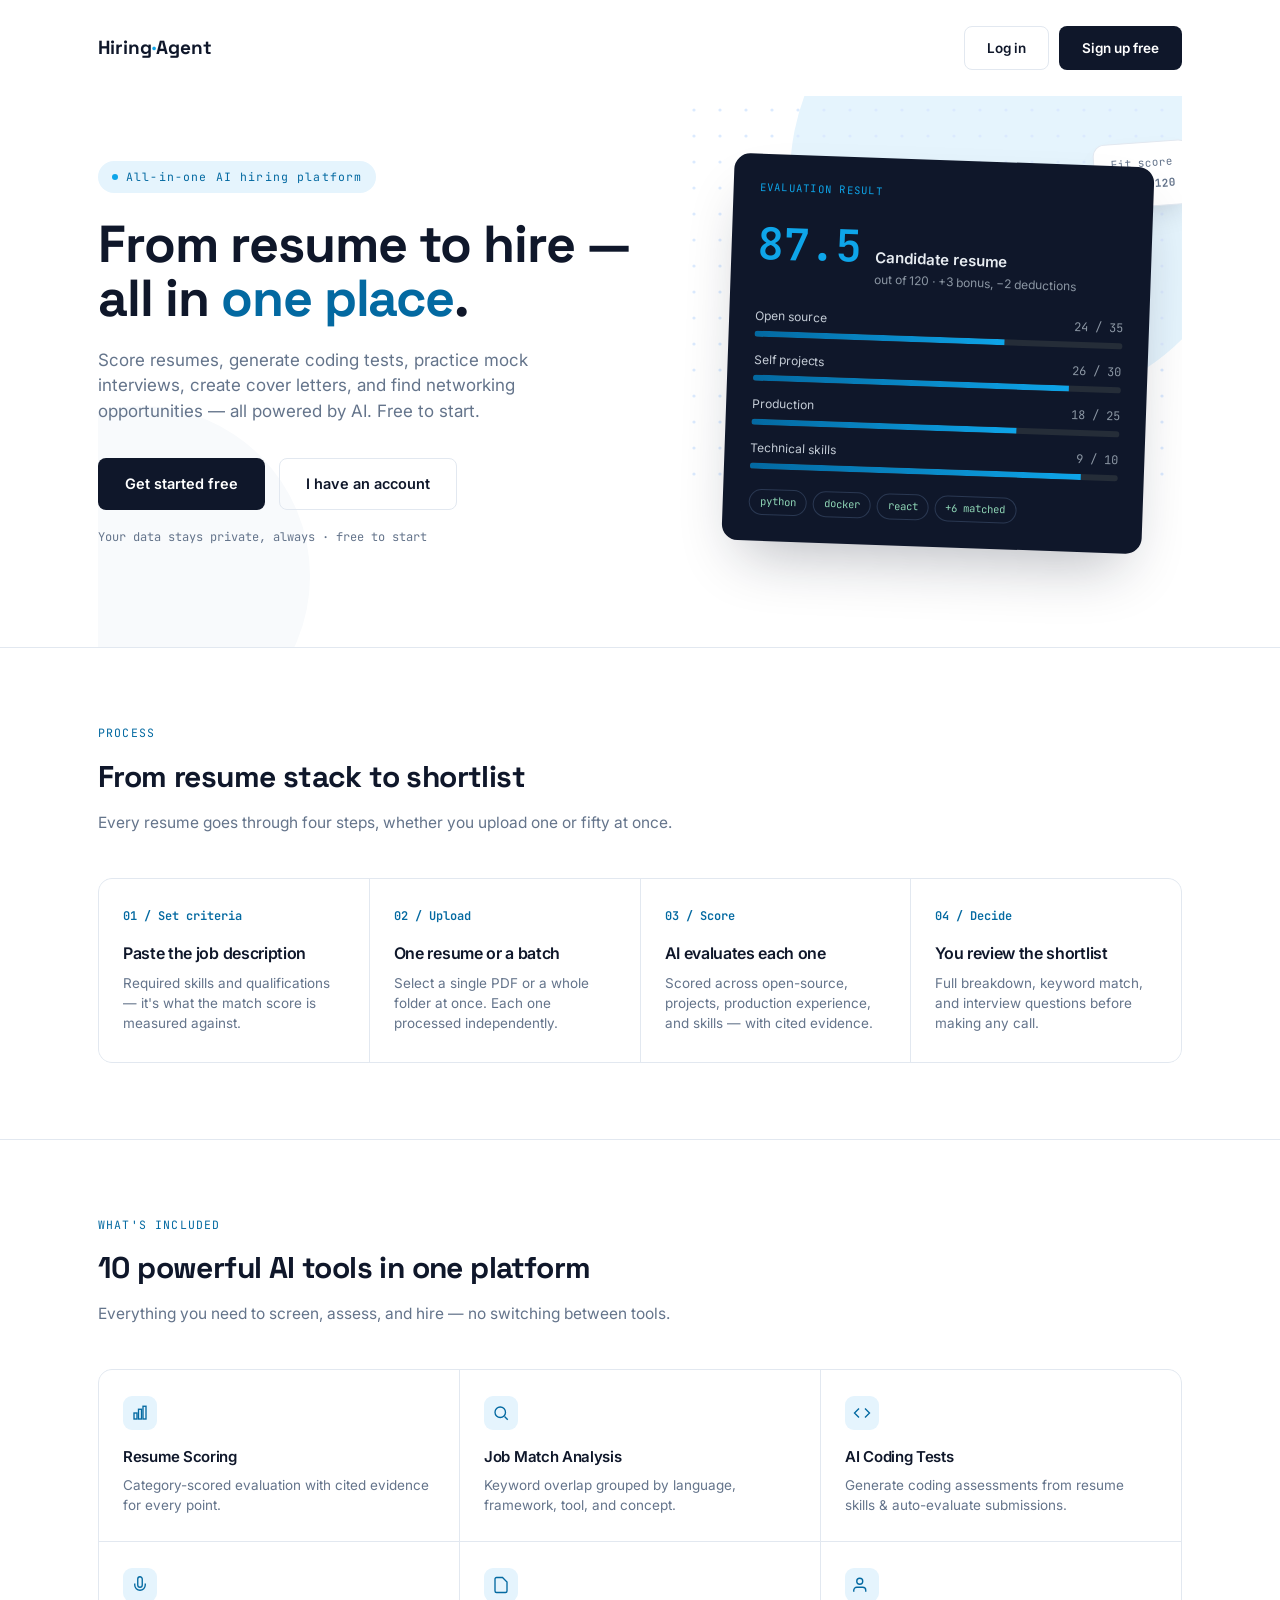
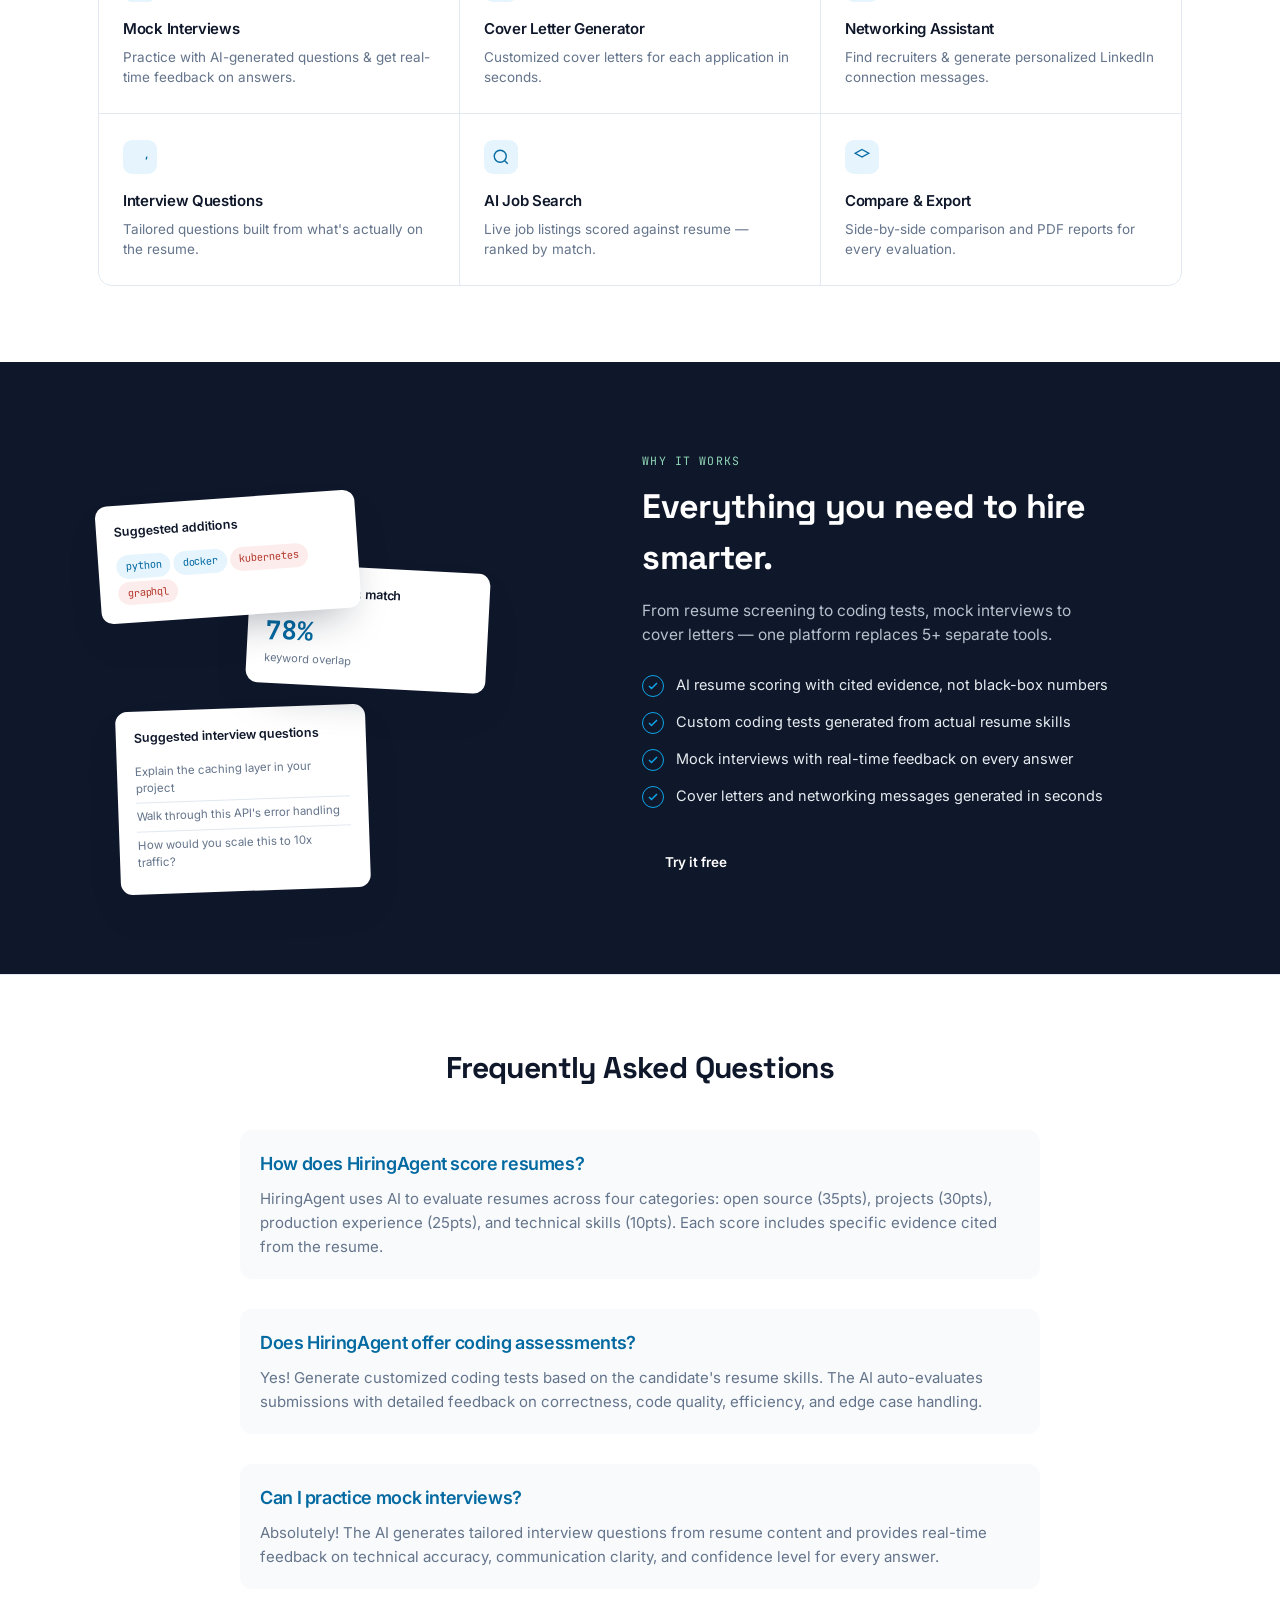
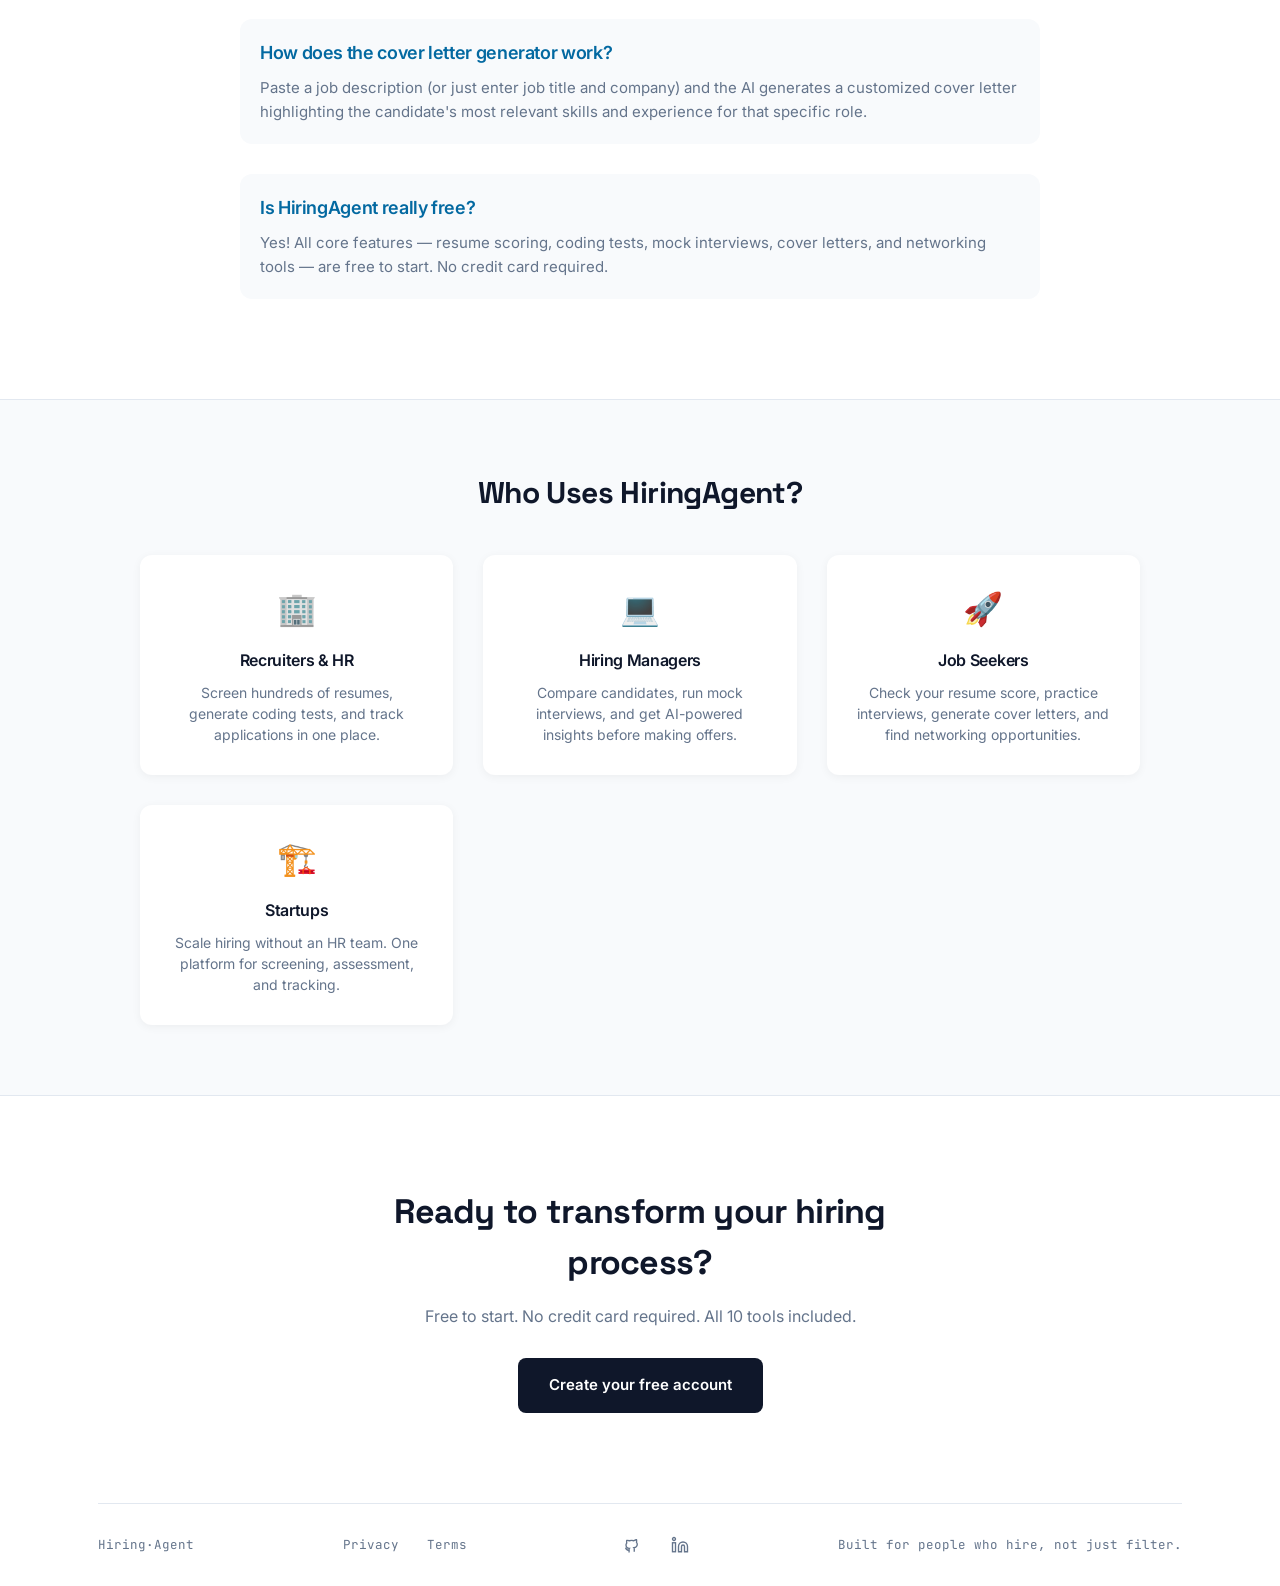
<file: templates/landing.html>
<!DOCTYPE html>
<html lang="en">
<head>
<meta charset="UTF-8">
<title>HiringAgent - Free AI Resume Screening, Coding Tests & Mock Interviews | All-in-One Hiring Platform</title>
<meta name="description" content="Free AI-powered hiring platform. Resume scoring, coding assessments, mock interviews, cover letter generator, LinkedIn networking assistant & job matching. All-in-one recruitment tool.">
<meta name="keywords" content="resume screening, AI resume analyzer, coding test generator, mock interview AI, cover letter generator, LinkedIn networking, CV scoring tool, hiring platform, recruitment AI, free resume checker">
<meta name="author" content="HiringAgent">
<meta name="robots" content="index, follow, max-snippet:-1, max-image-preview:large">
<meta name="googlebot" content="index, follow">
<link rel="canonical" href="https://hiringagent.yourdomain.com/">

<meta property="og:type" content="website">
<meta property="og:url" content="https://hiringagent.yourdomain.com/">
<meta property="og:title" content="HiringAgent - All-in-One AI Hiring Platform">
<meta property="og:description" content="Resume scoring, coding tests, mock interviews, cover letters & networking - all powered by AI. Free to start.">
<meta property="og:site_name" content="HiringAgent">
<meta property="og:locale" content="en_US">

<meta name="twitter:card" content="summary_large_image">
<meta name="twitter:title" content="HiringAgent - All-in-One AI Hiring Platform">
<meta name="twitter:description" content="Resume scoring, coding tests, mock interviews & more. Free AI hiring tool.">

<script type="application/ld+json">
{
  "@context": "https://schema.org",
  "@type": "SoftwareApplication",
  "name": "HiringAgent",
  "applicationCategory": "BusinessApplication",
  "operatingSystem": "Web",
  "description": "All-in-one AI hiring platform with resume scoring, coding assessments, mock interviews, cover letter generation, and networking tools.",
  "url": "https://hiringagent.yourdomain.com",
  "offers": {"@type": "Offer", "price": "0", "priceCurrency": "USD"},
  "aggregateRating": {"@type": "AggregateRating", "ratingValue": "4.8", "ratingCount": "250", "bestRating": "5"}
}
</script>

<script type="application/ld+json">
{
  "@context": "https://schema.org",
  "@type": "FAQPage",
  "mainEntity": [
    {"@type": "Question", "name": "How does HiringAgent screen resumes?", "acceptedAnswer": {"@type": "Answer", "text": "HiringAgent uses AI to score resumes across four categories: open source (35pts), projects (30pts), production experience (25pts), and technical skills (10pts). Each score includes cited evidence from the resume."}},
    {"@type": "Question", "name": "Is HiringAgent free to use?", "acceptedAnswer": {"@type": "Answer", "text": "Yes! HiringAgent is free to start. Upload resumes, get scores, generate coding tests, practice mock interviews, create cover letters, and find networking opportunities - all without a credit card."}},
    {"@type": "Question", "name": "Does HiringAgent offer coding assessments?", "acceptedAnswer": {"@type": "Answer", "text": "Yes! HiringAgent generates customized coding tests based on resume skills and auto-evaluates code submissions with detailed feedback on correctness, quality, and efficiency."}},
    {"@type": "Question", "name": "Can I practice mock interviews?", "acceptedAnswer": {"@type": "Answer", "text": "Absolutely! The AI mock interview feature generates tailored questions from resume content and provides real-time feedback on technical accuracy, communication clarity, and confidence level."}}
  ]
}
</script>

<meta name="viewport" content="width=device-width, initial-scale=1">
<link rel="preconnect" href="https://fonts.googleapis.com">
<link href="https://fonts.googleapis.com/css2?family=Space+Grotesk:wght@500;600;700&family=Inter:wght@400;500;600;700&family=JetBrains+Mono:wght@500;600&display=swap" rel="stylesheet">
<link rel="icon" type="image/svg+xml" href="/static/logo-mark.svg">
<style>
  :root{
    --bg:#ffffff; --panel:#f1f6fb; --line:#e2e8f0; --ink:#0f172a; --muted:#64748b;
    --accent:#0ea5e9; --accent-deep:#0369a1; --accent-tint:#e5f4fd;
    --dark:#0f172a; --dark-2:#182338; --dark-line:#2a3852;
    --display:'Space Grotesk',system-ui,sans-serif; --body:'Inter',system-ui,sans-serif; --mono:'JetBrains Mono',monospace;
  }
  *{box-sizing:border-box;margin:0;padding:0;}
  body{background:var(--bg);color:var(--ink);font-family:var(--body);line-height:1.5;-webkit-font-smoothing:antialiased;}
  a{color:inherit;text-decoration:none;}
  .wrap{max-width:1140px;margin:0 auto;padding:0 28px;}
  h1,h2,h3{font-family:var(--display);letter-spacing:-0.02em;}

  nav{display:flex;justify-content:space-between;align-items:center;padding:26px 0;}
  nav .brand{font-family:var(--display);font-weight:700;font-size:19px;}
  nav .brand .dot{color:var(--accent);}
  nav .links{display:flex;gap:10px;align-items:center;}
  .btn{display:inline-block;padding:11px 22px;border-radius:8px;font-size:13.5px;font-weight:600;text-decoration:none;cursor:pointer;border:1.5px solid transparent;font-family:var(--body);transition:all 0.2s ease;}
  .btn-ghost{color:var(--ink);border-color:var(--line);}
  .btn-ghost:hover{border-color:var(--ink);}
  .btn-primary{background:var(--ink);color:#fff;}
  .btn-primary:hover{background:var(--accent-deep);}

  .hero{padding:64px 0 100px;position:relative;overflow:hidden;}
  .hero-bg{position:absolute;inset:-40px -10% auto -10%;height:640px;z-index:-1;pointer-events:none;}
  .hero-grid{display:grid;grid-template-columns:1fr;gap:56px;align-items:center;position:relative;}
  @media(min-width:960px){.hero-grid{grid-template-columns:1.05fr 0.95fr;}}

  .eyebrow{display:inline-flex;align-items:center;gap:8px;font-family:var(--mono);font-size:11.5px;letter-spacing:.1em;color:var(--accent-deep);background:var(--accent-tint);padding:7px 14px;border-radius:20px;margin-bottom:24px;}
  .eyebrow::before{content:'';width:6px;height:6px;border-radius:50%;background:var(--accent);}

  .hero h1{font-size:52px;font-weight:700;line-height:1.05;margin-bottom:22px;}
  .hero h1 .hl{color:var(--accent-deep);}
  .hero p.sub{color:var(--muted);font-size:17px;max-width:500px;margin-bottom:34px;}
  .hero .cta-row{display:flex;gap:14px;flex-wrap:wrap;align-items:center;}
  .hero .btn{padding:14px 26px;font-size:14.5px;}
  .hero .note{font-family:var(--mono);font-size:12px;color:var(--muted);margin-top:18px;}

  .mock-wrap{position:relative;display:flex;justify-content:center;}
  .mock-card{width:100%;max-width:420px;background:var(--dark);border-radius:16px;padding:26px;color:#e7ecf1;transform:rotate(2deg);box-shadow:0 30px 60px -20px rgba(15,23,42,.3);font-family:var(--body);}
  .mock-card .mtag{font-family:var(--mono);font-size:10.5px;letter-spacing:.12em;color:var(--accent);text-transform:uppercase;margin-bottom:14px;}
  .mock-score-row{display:flex;align-items:baseline;gap:14px;margin-bottom:22px;}
  .mock-score-row .big{font-family:var(--mono);font-size:44px;font-weight:600;color:var(--accent);}
  .mock-score-row .who{font-size:15px;font-weight:600;}
  .mock-score-row .who .sub{display:block;font-size:12px;color:#8b96a3;font-weight:400;margin-top:2px;}
  .mock-bar-row{margin-bottom:14px;}
  .mock-bar-row .lbl{display:flex;justify-content:space-between;font-size:12px;margin-bottom:6px;color:#c4ccd6;}
  .mock-bar-row .lbl span:last-child{font-family:var(--mono);color:#8b96a3;}
  .mock-track{height:6px;background:#252d38;border-radius:4px;overflow:hidden;}
  .mock-fill{height:100%;background:linear-gradient(90deg,var(--accent-deep),var(--accent));}
  .mock-chip-row{display:flex;gap:6px;margin-top:20px;flex-wrap:wrap;}
  .mock-chip{font-family:var(--mono);font-size:10.5px;padding:4px 10px;border-radius:20px;border:1px solid var(--dark-line);color:#8fd6b6;}
  .mock-float{position:absolute;top:-18px;right:-10px;background:#fff;border:1px solid #e2e8f0;border-radius:12px;padding:12px 16px;box-shadow:0 12px 30px -12px rgba(15,23,42,.2);font-family:var(--mono);font-size:11px;color:#64748b;transform:rotate(-4deg);}
  .mock-float b{color:#0369a1;font-size:15px;display:block;}

  section{padding:76px 0;border-top:1px solid var(--line);}
  .section-head{max-width:600px;margin-bottom:44px;}
  .eyebrow-plain{font-family:var(--mono);font-size:11.5px;letter-spacing:.1em;color:var(--accent-deep);text-transform:uppercase;margin-bottom:12px;}
  h2{font-size:30px;font-weight:700;}
  .section-head p{color:var(--muted);font-size:15.5px;margin-top:12px;}

  .steps{display:grid;grid-template-columns:1fr;gap:1px;background:var(--line);border:1px solid var(--line);border-radius:14px;overflow:hidden;}
  @media(min-width:860px){.steps{grid-template-columns:repeat(4,1fr);}}
  .step{background:#fff;padding:28px 24px;}
  .step .n{font-family:var(--mono);font-size:12px;color:var(--accent-deep);font-weight:600;margin-bottom:16px;}
  .step h3{font-size:16px;font-weight:600;margin-bottom:8px;font-family:var(--body);}
  .step p{color:var(--muted);font-size:13.5px;}

  .features{display:grid;grid-template-columns:1fr;gap:1px;background:var(--line);border:1px solid var(--line);border-radius:14px;overflow:hidden;}
  @media(min-width:700px){.features{grid-template-columns:repeat(2,1fr);}}
  @media(min-width:1000px){.features{grid-template-columns:repeat(3,1fr);}}
  .feature{background:#fff;padding:26px 24px;}
  .feature .icon{width:34px;height:34px;border-radius:9px;background:var(--accent-tint);display:flex;align-items:center;justify-content:center;color:var(--accent-deep);font-family:var(--mono);font-weight:700;font-size:14px;margin-bottom:16px;}
  .feature h3{font-size:15px;font-weight:600;margin-bottom:6px;font-family:var(--body);}
  .feature p{color:var(--muted);font-size:13.5px;}

  .strong-section{background:var(--dark);border-top:none;color:#fff;padding:90px 0;}
  .strong-grid{display:grid;grid-template-columns:1fr;gap:56px;align-items:center;}
  @media(min-width:960px){.strong-grid{grid-template-columns:0.95fr 1.05fr;}}
  .collage{position:relative;min-height:340px;}
  .collage-card{position:absolute;background:#fff;border-radius:12px;padding:18px;box-shadow:0 20px 40px -16px rgba(15,23,42,.35);color:#0f172a;width:260px;}
  .collage-card h4{font-size:12.5px;font-weight:600;margin-bottom:10px;font-family:var(--body);}
  .cc-1{top:0;left:0;transform:rotate(-4deg);z-index:3;}
  .cc-2{top:70px;left:150px;transform:rotate(3deg);z-index:2;width:240px;}
  .cc-3{top:210px;left:20px;transform:rotate(-2deg);z-index:1;width:250px;}
  .cc-chip{display:inline-block;font-family:var(--mono);font-size:10.5px;padding:4px 9px;border-radius:20px;margin:2px 3px 0 0;}
  .cc-chip.hit{background:var(--accent-tint);color:var(--accent-deep);}
  .cc-chip.miss{background:#fdecec;color:#b3392c;}
  .cc-q{font-size:11.5px;color:var(--muted);padding:5px 0;border-top:1px solid var(--line);}
  .cc-q:first-of-type{border-top:none;}

  .strong-copy .eyebrow-plain{color:#8fd6b6;}
  .strong-copy h2{color:#fff;font-size:34px;margin-bottom:16px;}
  .strong-copy p.lead{color:#b7c0cc;font-size:15.5px;max-width:460px;margin-bottom:28px;}
  .strong-list{display:grid;gap:14px;margin-bottom:32px;}
  .strong-list li{display:flex;gap:12px;align-items:flex-start;font-size:14.5px;color:#e7ecf1;list-style:none;}
  .strong-list .tick{flex-shrink:0;width:22px;height:22px;border-radius:50%;border:1.5px solid var(--accent);color:var(--accent);display:flex;align-items:center;justify-content:center;margin-top:1px;}

  .faq-section{padding:70px 0;border-top:1px solid var(--line);}
  .faq-grid{max-width:800px;margin:0 auto;}
  .faq-item{margin-bottom:30px;padding:20px;background:#f8fafc;border-radius:12px;transition:all 0.2s ease;}
  .faq-item:hover{box-shadow:0 4px 12px rgba(0,0,0,0.05);}
  .faq-item h3{font-size:18px;font-weight:600;margin-bottom:10px;color:var(--accent-deep);font-family:var(--body);}
  .faq-item p{color:var(--muted);font-size:15px;line-height:1.6;}

  .usecases-section{padding:70px 0;background:#f8fafc;border-top:1px solid var(--line);}
  .usecases-grid{display:grid;grid-template-columns:repeat(auto-fit,minmax(250px,1fr));gap:30px;max-width:1000px;margin:0 auto;}
  .usecase-card{text-align:center;padding:30px;background:white;border-radius:12px;box-shadow:0 2px 10px rgba(0,0,0,0.05);transition:transform 0.2s ease;}
  .usecase-card:hover{transform:translateY(-2px);}
  .usecase-card .emoji{font-size:32px;margin-bottom:15px;}
  .usecase-card h3{font-size:16px;font-weight:600;margin-bottom:10px;font-family:var(--body);}
  .usecase-card p{color:var(--muted);font-size:14px;}

  .cta-section{text-align:center;padding:90px 0;}
  .cta-section h2{font-size:34px;max-width:600px;margin:0 auto 16px;}
  .cta-section p{color:var(--muted);margin-bottom:30px;}

  footer{padding:32px 0;border-top:1px solid var(--line);display:flex;justify-content:space-between;align-items:center;flex-wrap:wrap;gap:16px;color:var(--muted);font-size:12.5px;font-family:var(--mono);}
  footer a{color:var(--muted);text-decoration:none;margin:0 8px;transition:color 0.2s;}
  footer a:hover{color:var(--accent-deep);}
  .socials{display:flex;gap:14px;align-items:center;}
  .socials a{color:var(--muted);display:flex;transition:color 0.2s ease;}
  .socials a:hover{color:var(--accent-deep);}
</style>
</head>
<body>

<div class="wrap">
  <nav>
    <a href="/" class="brand">Hiring<span class="dot">·</span>Agent</a>
    <div class="links">
      <a class="btn btn-ghost" href="/login">Log in</a>
      <a class="btn btn-primary" href="/signup">Sign up free</a>
    </div>
  </nav>

  <div class="hero">
    <svg class="hero-bg" viewBox="0 0 1200 640" preserveAspectRatio="xMidYMid slice" xmlns="http://www.w3.org/2000/svg">
      <defs><pattern id="dots" width="26" height="26" patternUnits="userSpaceOnUse"><circle cx="2" cy="2" r="1.6" fill="#dbeafe"/></pattern></defs>
      <circle cx="1030" cy="120" r="230" fill="#e5f4fd"/>
      <circle cx="150" cy="520" r="170" fill="#f8fafc"/>
      <rect x="700" y="0" width="500" height="420" fill="url(#dots)"/>
    </svg>
    <div class="hero-grid">
      <div>
        <div class="eyebrow">All-in-one AI hiring platform</div>
        <h1>From resume to hire —<br>all in <span class="hl">one place</span>.</h1>
        <p class="sub">Score resumes, generate coding tests, practice mock interviews, create cover letters, and find networking opportunities — all powered by AI. Free to start.</p>
        <div class="cta-row">
          <a class="btn btn-primary" href="/signup">Get started free</a>
          <a class="btn btn-ghost" href="/login">I have an account</a>
        </div>
        <div class="note">Your data stays private, always · free to start</div>
      </div>
      <div class="mock-wrap">
        <div class="mock-float">Fit score<b>87.5<span style="font-size:11px;color:var(--muted);">/120</span></b></div>
        <div class="mock-card">
          <div class="mtag">Evaluation result</div>
          <div class="mock-score-row"><div class="big">87.5</div><div class="who">Candidate resume<span class="sub">out of 120 · +3 bonus, −2 deductions</span></div></div>
          <div class="mock-bar-row"><div class="lbl"><span>Open source</span><span>24 / 35</span></div><div class="mock-track"><div class="mock-fill" style="width:68%"></div></div></div>
          <div class="mock-bar-row"><div class="lbl"><span>Self projects</span><span>26 / 30</span></div><div class="mock-track"><div class="mock-fill" style="width:86%"></div></div></div>
          <div class="mock-bar-row"><div class="lbl"><span>Production</span><span>18 / 25</span></div><div class="mock-track"><div class="mock-fill" style="width:72%"></div></div></div>
          <div class="mock-bar-row"><div class="lbl"><span>Technical skills</span><span>9 / 10</span></div><div class="mock-track"><div class="mock-fill" style="width:90%"></div></div></div>
          <div class="mock-chip-row"><span class="mock-chip">python</span><span class="mock-chip">docker</span><span class="mock-chip">react</span><span class="mock-chip">+6 matched</span></div>
        </div>
      </div>
    </div>
  </div>
</div>

<!-- Process -->
<section>
  <div class="wrap">
    <div class="section-head"><div class="eyebrow-plain">Process</div><h2>From resume stack to shortlist</h2><p>Every resume goes through four steps, whether you upload one or fifty at once.</p></div>
    <div class="steps">
      <div class="step"><div class="n">01 / Set criteria</div><h3>Paste the job description</h3><p>Required skills and qualifications — it's what the match score is measured against.</p></div>
      <div class="step"><div class="n">02 / Upload</div><h3>One resume or a batch</h3><p>Select a single PDF or a whole folder at once. Each one processed independently.</p></div>
      <div class="step"><div class="n">03 / Score</div><h3>AI evaluates each one</h3><p>Scored across open-source, projects, production experience, and skills — with cited evidence.</p></div>
      <div class="step"><div class="n">04 / Decide</div><h3>You review the shortlist</h3><p>Full breakdown, keyword match, and interview questions before making any call.</p></div>
    </div>
  </div>
</section>

<!-- Features - UPDATED with 4 new features -->
<section>
  <div class="wrap">
    <div class="section-head"><div class="eyebrow-plain">What's included</div><h2>10 powerful AI tools in one platform</h2><p>Everything you need to screen, assess, and hire — no switching between tools.</p></div>
    <div class="features">
      <div class="feature"><div class="icon"><svg width="18" height="18" viewBox="0 0 24 24" fill="none" stroke="currentColor" stroke-width="1.8"><rect x="4" y="12" width="4" height="8"/><rect x="10" y="7" width="4" height="13"/><rect x="16" y="3" width="4" height="17"/></svg></div><h3>Resume Scoring</h3><p>Category-scored evaluation with cited evidence for every point.</p></div>
      <div class="feature"><div class="icon"><svg width="18" height="18" viewBox="0 0 24 24" fill="none" stroke="currentColor" stroke-width="1.8"><circle cx="11" cy="11" r="7"/><path d="M21 21l-4.3-4.3"/></svg></div><h3>Job Match Analysis</h3><p>Keyword overlap grouped by language, framework, tool, and concept.</p></div>
      <div class="feature"><div class="icon"><svg width="18" height="18" viewBox="0 0 24 24" fill="none" stroke="currentColor" stroke-width="1.8"><polyline points="16 18 22 12 16 6"/><polyline points="8 6 2 12 8 18"/></svg></div><h3>AI Coding Tests</h3><p>Generate coding assessments from resume skills & auto-evaluate submissions.</p></div>
      <div class="feature"><div class="icon"><svg width="18" height="18" viewBox="0 0 24 24" fill="none" stroke="currentColor" stroke-width="1.8"><path d="M12 1a3 3 0 0 0-3 3v8a3 3 0 0 0 6 0V4a3 3 0 0 0-3-3z"/><path d="M19 10v2a7 7 0 0 1-14 0v-2"/></svg></div><h3>Mock Interviews</h3><p>Practice with AI-generated questions & get real-time feedback on answers.</p></div>
      <div class="feature"><div class="icon"><svg width="18" height="18" viewBox="0 0 24 24" fill="none" stroke="currentColor" stroke-width="1.8"><path d="M14 2H6a2 2 0 0 0-2 2v16a2 2 0 0 0 2 2h12a2 2 0 0 0 2-2V8z"/></svg></div><h3>Cover Letter Generator</h3><p>Customized cover letters for each application in seconds.</p></div>
      <div class="feature"><div class="icon"><svg width="18" height="18" viewBox="0 0 24 24" fill="none" stroke="currentColor" stroke-width="1.8"><path d="M17 21v-2a4 4 0 0 0-4-4H5a4 4 0 0 0-4 4v2"/><circle cx="9" cy="7" r="4"/></svg></div><h3>Networking Assistant</h3><p>Find recruiters & generate personalized LinkedIn connection messages.</p></div>
      <div class="feature"><div class="icon"><svg width="18" height="18" viewBox="0 0 24 24" fill="none" stroke="currentColor" stroke-width="1.8"><path d="M21 11.5a8.38 8.38 0 01-.9 3.8"/></svg></div><h3>Interview Questions</h3><p>Tailored questions built from what's actually on the resume.</p></div>
      <div class="feature"><div class="icon"><svg width="18" height="18" viewBox="0 0 24 24" fill="none" stroke="currentColor" stroke-width="1.8"><circle cx="11" cy="11" r="8"/><line x1="21" y1="21" x2="16.65" y2="16.65"/></svg></div><h3>AI Job Search</h3><p>Live job listings scored against resume — ranked by match.</p></div>
      <div class="feature"><div class="icon"><svg width="18" height="18" viewBox="0 0 24 24" fill="none" stroke="currentColor" stroke-width="1.8"><path d="M12 2l9 5-9 5-9-5 9-5z"/></svg></div><h3>Compare & Export</h3><p>Side-by-side comparison and PDF reports for every evaluation.</p></div>
    </div>
  </div>
</section>

<!-- Why It Works -->
<section class="strong-section">
  <div class="wrap">
    <div class="strong-grid">
      <div class="collage">
        <div class="collage-card cc-1"><h4>Suggested additions</h4><span class="cc-chip hit">python</span><span class="cc-chip hit">docker</span><span class="cc-chip miss">kubernetes</span><span class="cc-chip miss">graphql</span></div>
        <div class="collage-card cc-2"><h4>Job description match</h4><div style="font-family:var(--mono);font-size:26px;font-weight:700;color:var(--accent-deep);">78%</div><div style="font-size:11px;color:var(--muted);">keyword overlap</div></div>
        <div class="collage-card cc-3"><h4>Suggested interview questions</h4><div class="cc-q">Explain the caching layer in your project</div><div class="cc-q">Walk through this API's error handling</div><div class="cc-q">How would you scale this to 10x traffic?</div></div>
      </div>
      <div class="strong-copy">
        <div class="eyebrow-plain">Why it works</div>
        <h2>Everything you need to hire smarter.</h2>
        <p class="lead">From resume screening to coding tests, mock interviews to cover letters — one platform replaces 5+ separate tools.</p>
        <ul class="strong-list">
          <li><span class="tick"><svg width="12" height="12" viewBox="0 0 24 24" fill="none" stroke="currentColor" stroke-width="3"><path d="M20 6L9 17l-5-5"/></svg></span>AI resume scoring with cited evidence, not black-box numbers</li>
          <li><span class="tick"><svg width="12" height="12" viewBox="0 0 24 24" fill="none" stroke="currentColor" stroke-width="3"><path d="M20 6L9 17l-5-5"/></svg></span>Custom coding tests generated from actual resume skills</li>
          <li><span class="tick"><svg width="12" height="12" viewBox="0 0 24 24" fill="none" stroke="currentColor" stroke-width="3"><path d="M20 6L9 17l-5-5"/></svg></span>Mock interviews with real-time feedback on every answer</li>
          <li><span class="tick"><svg width="12" height="12" viewBox="0 0 24 24" fill="none" stroke="currentColor" stroke-width="3"><path d="M20 6L9 17l-5-5"/></svg></span>Cover letters and networking messages generated in seconds</li>
        </ul>
        <div style="display:flex;gap:14px;flex-wrap:wrap;"><a class="btn btn-primary" href="/signup">Try it free</a></div>
      </div>
    </div>
  </div>
</section>

<!-- FAQ -->
<section class="faq-section">
  <div class="wrap">
    <h2 style="font-size:30px;font-weight:700;margin-bottom:40px;text-align:center;">Frequently Asked Questions</h2>
    <div class="faq-grid">
      <div class="faq-item"><h3>How does HiringAgent score resumes?</h3><p>HiringAgent uses AI to evaluate resumes across four categories: open source (35pts), projects (30pts), production experience (25pts), and technical skills (10pts). Each score includes specific evidence cited from the resume.</p></div>
      <div class="faq-item"><h3>Does HiringAgent offer coding assessments?</h3><p>Yes! Generate customized coding tests based on the candidate's resume skills. The AI auto-evaluates submissions with detailed feedback on correctness, code quality, efficiency, and edge case handling.</p></div>
      <div class="faq-item"><h3>Can I practice mock interviews?</h3><p>Absolutely! The AI generates tailored interview questions from resume content and provides real-time feedback on technical accuracy, communication clarity, and confidence level for every answer.</p></div>
      <div class="faq-item"><h3>How does the cover letter generator work?</h3><p>Paste a job description (or just enter job title and company) and the AI generates a customized cover letter highlighting the candidate's most relevant skills and experience for that specific role.</p></div>
      <div class="faq-item"><h3>Is HiringAgent really free?</h3><p>Yes! All core features — resume scoring, coding tests, mock interviews, cover letters, and networking tools — are free to start. No credit card required.</p></div>
    </div>
  </div>
</section>

<!-- Use Cases -->
<section class="usecases-section">
  <div class="wrap">
    <h2 style="font-size:30px;font-weight:700;margin-bottom:40px;text-align:center;">Who Uses HiringAgent?</h2>
    <div class="usecases-grid">
      <div class="usecase-card"><div class="emoji">🏢</div><h3>Recruiters & HR</h3><p>Screen hundreds of resumes, generate coding tests, and track applications in one place.</p></div>
      <div class="usecase-card"><div class="emoji">💻</div><h3>Hiring Managers</h3><p>Compare candidates, run mock interviews, and get AI-powered insights before making offers.</p></div>
      <div class="usecase-card"><div class="emoji">🚀</div><h3>Job Seekers</h3><p>Check your resume score, practice interviews, generate cover letters, and find networking opportunities.</p></div>
      <div class="usecase-card"><div class="emoji">🏗️</div><h3>Startups</h3><p>Scale hiring without an HR team. One platform for screening, assessment, and tracking.</p></div>
    </div>
  </div>
</section>

<!-- CTA -->
<section class="cta-section" style="border-top:1px solid var(--line);">
  <div class="wrap">
    <h2>Ready to transform your hiring process?</h2>
    <p>Free to start. No credit card required. All 10 tools included.</p>
    <a class="btn btn-primary" href="/signup" style="padding:15px 30px;font-size:15px;">Create your free account</a>
  </div>
</section>

<!-- Footer -->
<div class="wrap">
  <footer>
    <span>Hiring·Agent</span>
    <div style="display:flex;gap:12px;">
      <a href="/privacy">Privacy</a>
      <a href="/terms">Terms</a>
    </div>
    <div class="socials">
      <a href="#" aria-label="GitHub"><svg width="18" height="18" viewBox="0 0 24 24" fill="none" stroke="currentColor" stroke-width="1.8"><path d="M9 19c-4.3 1.4-4.3-2.5-6-3m12 5v-3.5c0-1 .1-1.4-.5-2 2-.2 4.5-1 4.5-4.5 0-1-.5-2-1-2.5.1-.4.4-1.6 0-3.5 0 0-1-.3-3.5 1.3a11.5 11.5 0 00-6 0C6 5.7 5 6 5 6c-.4 1.9-.1 3.1 0 3.5-.5.5-1 1.5-1 2.5 0 3.5 2.5 4.3 4.5 4.5-.4.4-.4 1-.4 2V22"/></svg></a>
      <a href="#" aria-label="LinkedIn"><svg width="18" height="18" viewBox="0 0 24 24" fill="none" stroke="currentColor" stroke-width="1.8"><path d="M16 8a6 6 0 0 1 6 6v7h-4v-7a2 2 0 0 0-2-2 2 2 0 0 0-2 2v7h-4v-7a6 6 0 0 1 6-6z"/><rect x="2" y="9" width="4" height="12"/><circle cx="4" cy="4" r="2"/></svg></a>
    </div>
    <span>Built for people who hire, not just filter.</span>
  </footer>
</div>

</body>
</html>
</file>
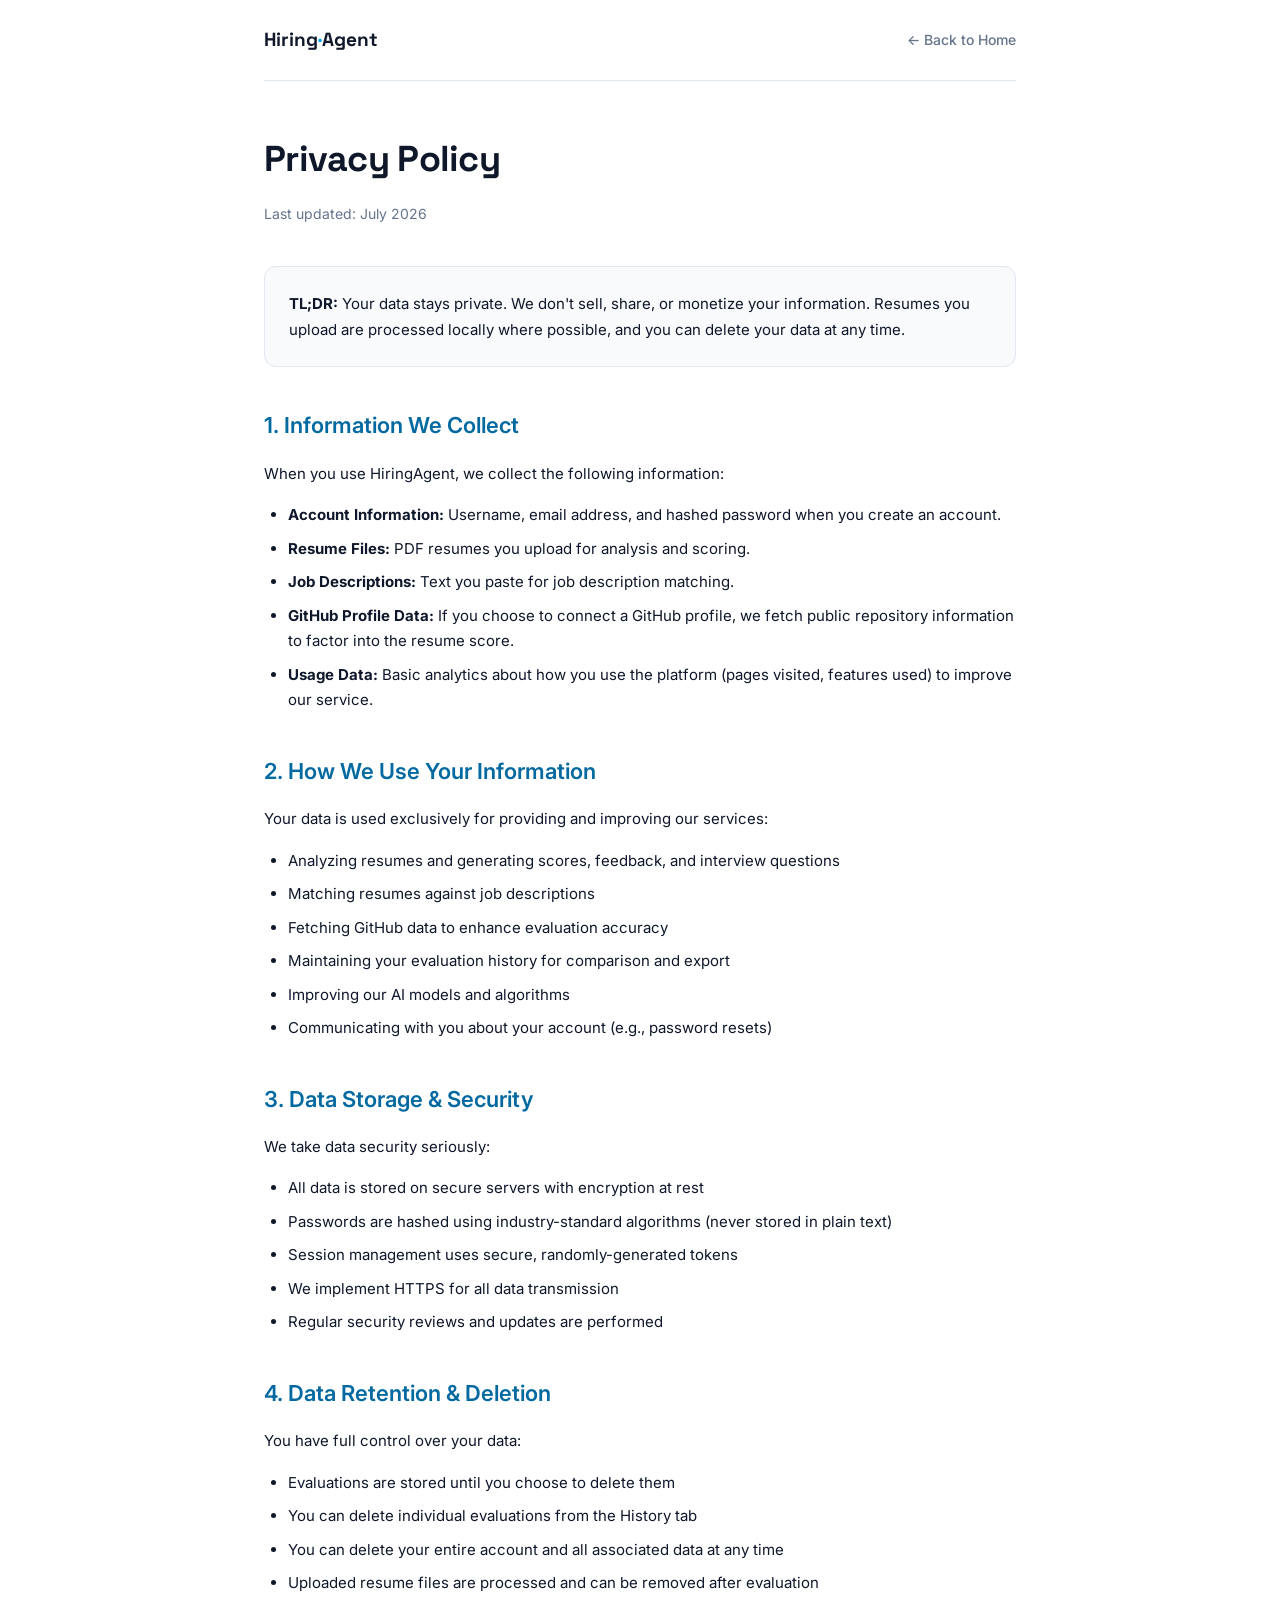
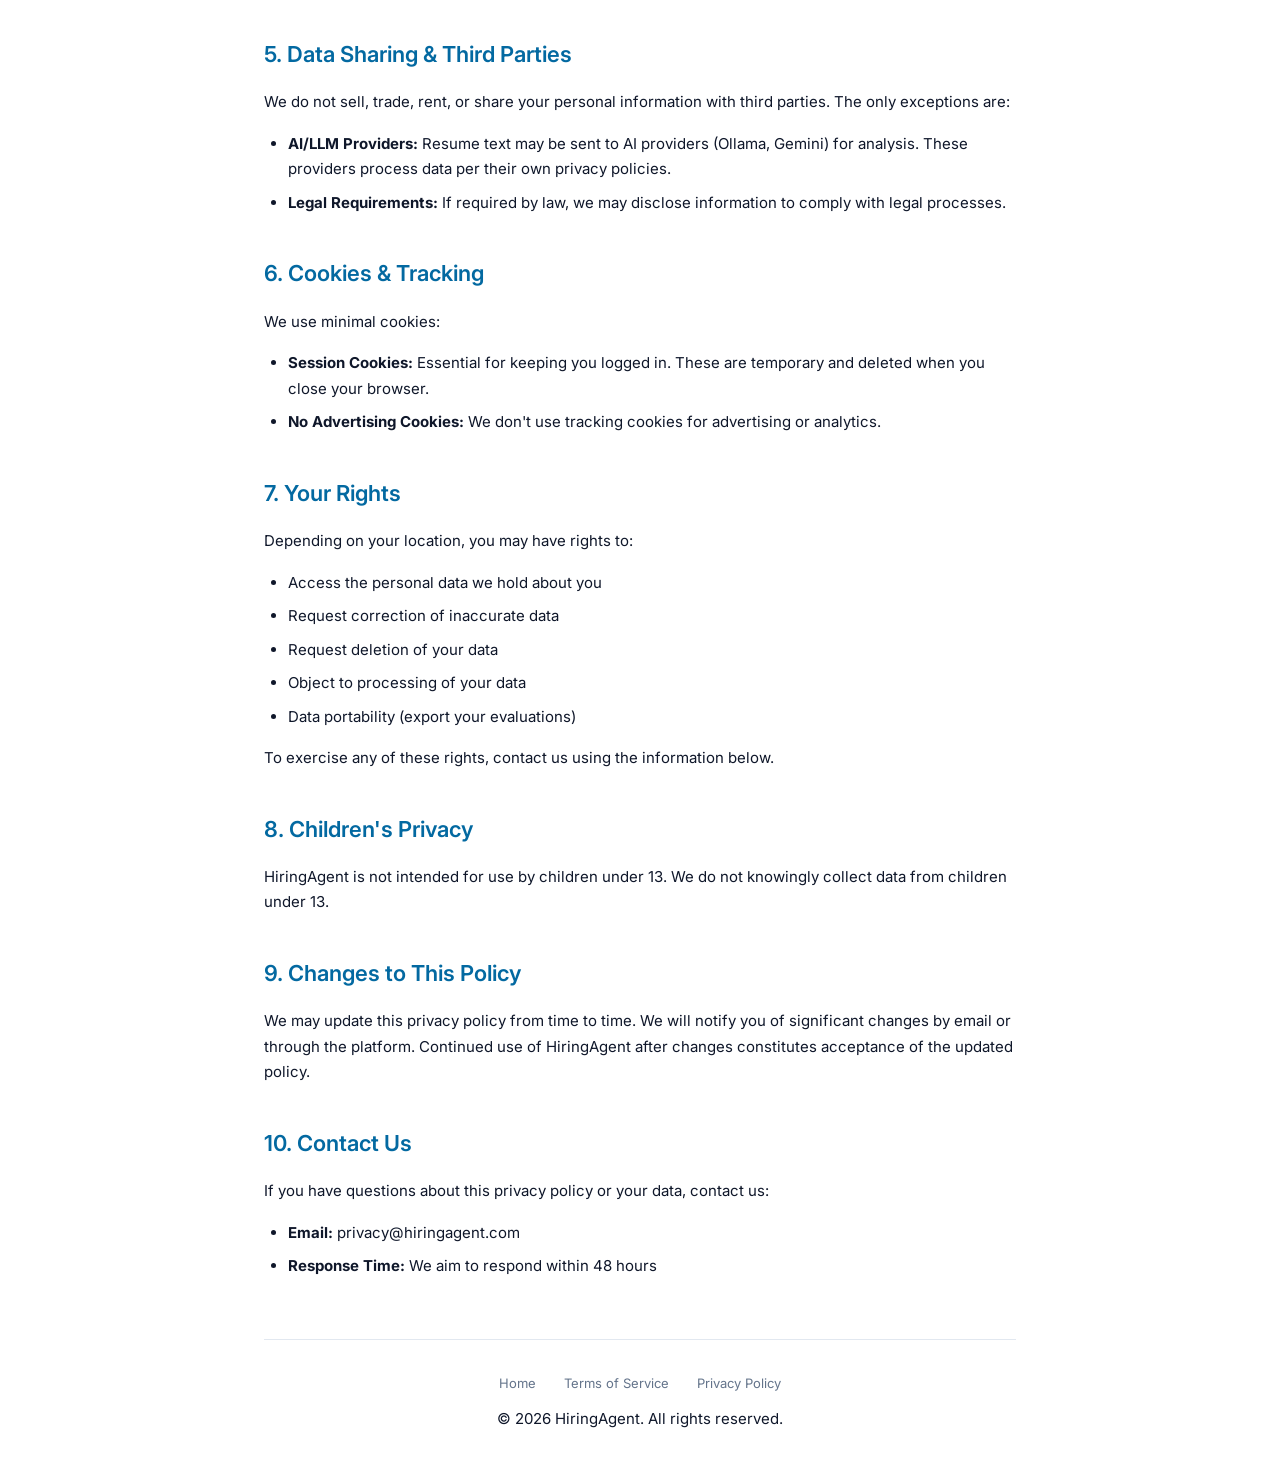
<file: templates/privacy.html>
<!DOCTYPE html>
<html lang="en">
<head>
    <meta charset="UTF-8">
    <meta name="viewport" content="width=device-width, initial-scale=1.0">
    <title>Privacy Policy - HiringAgent</title>
    <meta name="description" content="HiringAgent privacy policy. Learn how we collect, use, and protect your data when using our AI resume screening tool.">
    <meta name="robots" content="index, follow">
    <link rel="canonical" href="https://hiringagent.yourdomain.com/privacy">
    <link rel="preconnect" href="https://fonts.googleapis.com">
    <link href="https://fonts.googleapis.com/css2?family=Space+Grotesk:wght@500;600;700&family=Inter:wght@400;500;600;700&display=swap" rel="stylesheet">
    <style>
        :root {
            --bg: #ffffff;
            --text: #0f172a;
            --muted: #64748b;
            --accent: #0ea5e9;
            --accent-deep: #0369a1;
            --line: #e2e8f0;
            --panel: #f8fafc;
        }
        * { margin: 0; padding: 0; box-sizing: border-box; }
        body {
            font-family: 'Inter', system-ui, -apple-system, sans-serif;
            background: var(--bg);
            color: var(--text);
            line-height: 1.7;
            -webkit-font-smoothing: antialiased;
        }
        .wrap { max-width: 800px; margin: 0 auto; padding: 0 24px; }
        
        nav {
            display: flex;
            justify-content: space-between;
            align-items: center;
            padding: 24px 0;
            border-bottom: 1px solid var(--line);
            margin-bottom: 48px;
        }
        nav .brand {
            font-family: 'Space Grotesk', sans-serif;
            font-weight: 700;
            font-size: 19px;
            color: var(--text);
            text-decoration: none;
        }
        nav .brand .dot { color: var(--accent); }
        nav .back-link {
            color: var(--muted);
            text-decoration: none;
            font-size: 14px;
            font-weight: 500;
            transition: color 0.2s;
        }
        nav .back-link:hover { color: var(--accent-deep); }
        
        h1 {
            font-family: 'Space Grotesk', sans-serif;
            font-size: 36px;
            font-weight: 700;
            margin-bottom: 12px;
            letter-spacing: -0.02em;
        }
        .last-updated {
            color: var(--muted);
            font-size: 14px;
            margin-bottom: 40px;
        }
        
        h2 {
            font-size: 22px;
            font-weight: 600;
            margin-top: 40px;
            margin-bottom: 16px;
            color: var(--accent-deep);
        }
        
        p {
            margin-bottom: 16px;
            color: var(--text);
            font-size: 15px;
        }
        
        ul {
            margin-bottom: 16px;
            padding-left: 24px;
        }
        ul li {
            margin-bottom: 8px;
            font-size: 15px;
            color: var(--text);
        }
        
        .highlight-box {
            background: var(--panel);
            border: 1px solid var(--line);
            border-radius: 12px;
            padding: 24px;
            margin: 30px 0;
        }
        .highlight-box p { margin-bottom: 0; }
        
        footer {
            margin-top: 60px;
            padding: 32px 0;
            border-top: 1px solid var(--line);
            text-align: center;
            color: var(--muted);
            font-size: 13px;
        }
        footer a {
            color: var(--muted);
            text-decoration: none;
            margin: 0 12px;
            transition: color 0.2s;
        }
        footer a:hover { color: var(--accent-deep); }
    </style>
</head>
<body>

<div class="wrap">
    <nav>
        <a href="/" class="brand">Hiring<span class="dot">·</span>Agent</a>
        <a href="/" class="back-link">← Back to Home</a>
    </nav>

    <h1>Privacy Policy</h1>
    <p class="last-updated">Last updated: July 2026</p>

    <div class="highlight-box">
        <p><strong>TL;DR:</strong> Your data stays private. We don't sell, share, or monetize your information. Resumes you upload are processed locally where possible, and you can delete your data at any time.</p>
    </div>

    <h2>1. Information We Collect</h2>
    <p>When you use HiringAgent, we collect the following information:</p>
    <ul>
        <li><strong>Account Information:</strong> Username, email address, and hashed password when you create an account.</li>
        <li><strong>Resume Files:</strong> PDF resumes you upload for analysis and scoring.</li>
        <li><strong>Job Descriptions:</strong> Text you paste for job description matching.</li>
        <li><strong>GitHub Profile Data:</strong> If you choose to connect a GitHub profile, we fetch public repository information to factor into the resume score.</li>
        <li><strong>Usage Data:</strong> Basic analytics about how you use the platform (pages visited, features used) to improve our service.</li>
    </ul>

    <h2>2. How We Use Your Information</h2>
    <p>Your data is used exclusively for providing and improving our services:</p>
    <ul>
        <li>Analyzing resumes and generating scores, feedback, and interview questions</li>
        <li>Matching resumes against job descriptions</li>
        <li>Fetching GitHub data to enhance evaluation accuracy</li>
        <li>Maintaining your evaluation history for comparison and export</li>
        <li>Improving our AI models and algorithms</li>
        <li>Communicating with you about your account (e.g., password resets)</li>
    </ul>

    <h2>3. Data Storage & Security</h2>
    <p>We take data security seriously:</p>
    <ul>
        <li>All data is stored on secure servers with encryption at rest</li>
        <li>Passwords are hashed using industry-standard algorithms (never stored in plain text)</li>
        <li>Session management uses secure, randomly-generated tokens</li>
        <li>We implement HTTPS for all data transmission</li>
        <li>Regular security reviews and updates are performed</li>
    </ul>

    <h2>4. Data Retention & Deletion</h2>
    <p>You have full control over your data:</p>
    <ul>
        <li>Evaluations are stored until you choose to delete them</li>
        <li>You can delete individual evaluations from the History tab</li>
        <li>You can delete your entire account and all associated data at any time</li>
        <li>Uploaded resume files are processed and can be removed after evaluation</li>
    </ul>

    <h2>5. Data Sharing & Third Parties</h2>
    <p>We do not sell, trade, rent, or share your personal information with third parties. The only exceptions are:</p>
    <ul>
        <li><strong>AI/LLM Providers:</strong> Resume text may be sent to AI providers (Ollama, Gemini) for analysis. These providers process data per their own privacy policies.</li>
        <li><strong>Legal Requirements:</strong> If required by law, we may disclose information to comply with legal processes.</li>
    </ul>

    <h2>6. Cookies & Tracking</h2>
    <p>We use minimal cookies:</p>
    <ul>
        <li><strong>Session Cookies:</strong> Essential for keeping you logged in. These are temporary and deleted when you close your browser.</li>
        <li><strong>No Advertising Cookies:</strong> We don't use tracking cookies for advertising or analytics.</li>
    </ul>

    <h2>7. Your Rights</h2>
    <p>Depending on your location, you may have rights to:</p>
    <ul>
        <li>Access the personal data we hold about you</li>
        <li>Request correction of inaccurate data</li>
        <li>Request deletion of your data</li>
        <li>Object to processing of your data</li>
        <li>Data portability (export your evaluations)</li>
    </ul>
    <p>To exercise any of these rights, contact us using the information below.</p>

    <h2>8. Children's Privacy</h2>
    <p>HiringAgent is not intended for use by children under 13. We do not knowingly collect data from children under 13.</p>

    <h2>9. Changes to This Policy</h2>
    <p>We may update this privacy policy from time to time. We will notify you of significant changes by email or through the platform. Continued use of HiringAgent after changes constitutes acceptance of the updated policy.</p>

    <h2>10. Contact Us</h2>
    <p>If you have questions about this privacy policy or your data, contact us:</p>
    <ul>
        <li><strong>Email:</strong> privacy@hiringagent.com</li>
        <li><strong>Response Time:</strong> We aim to respond within 48 hours</li>
    </ul>

    <footer>
        <div>
            <a href="/">Home</a>
            <a href="/terms">Terms of Service</a>
            <a href="/privacy">Privacy Policy</a>
        </div>
        <p style="margin-top: 12px;">&copy; 2026 HiringAgent. All rights reserved.</p>
    </footer>
</div>

</body>
</html>
</file>
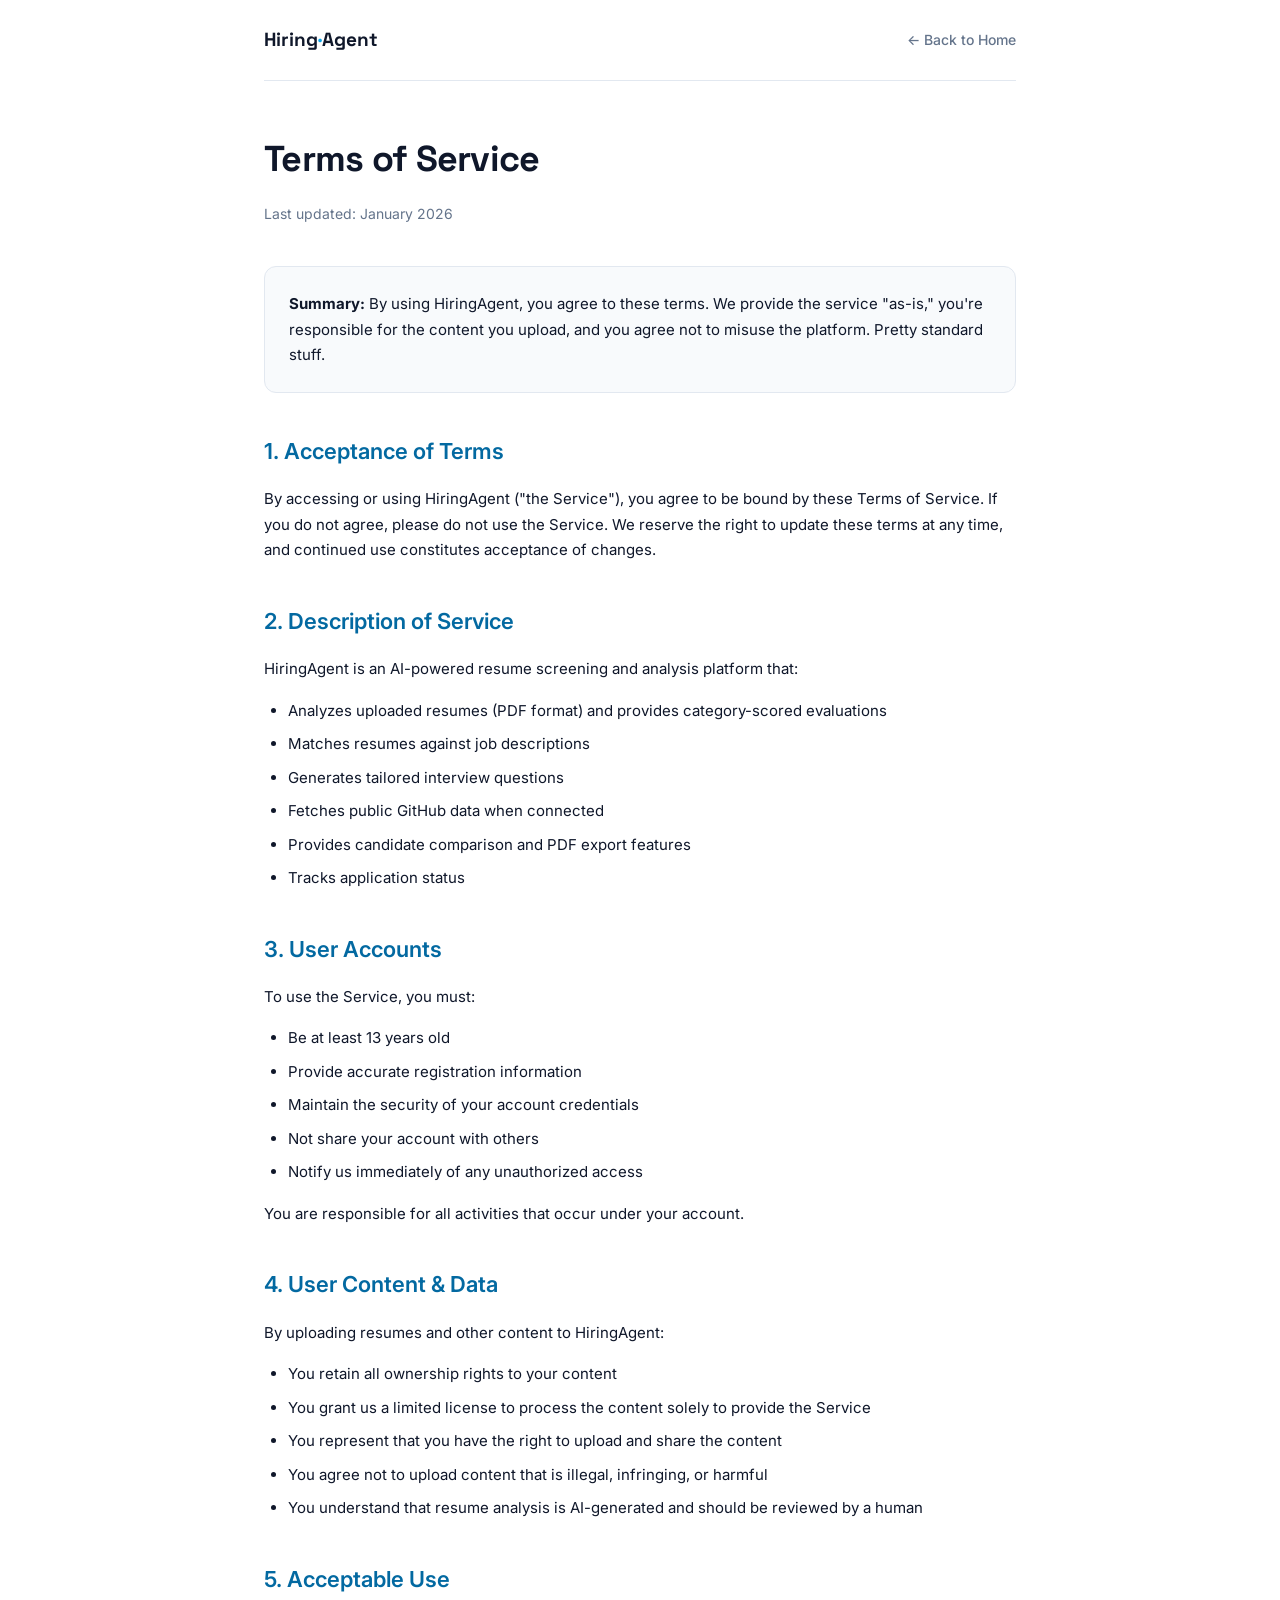
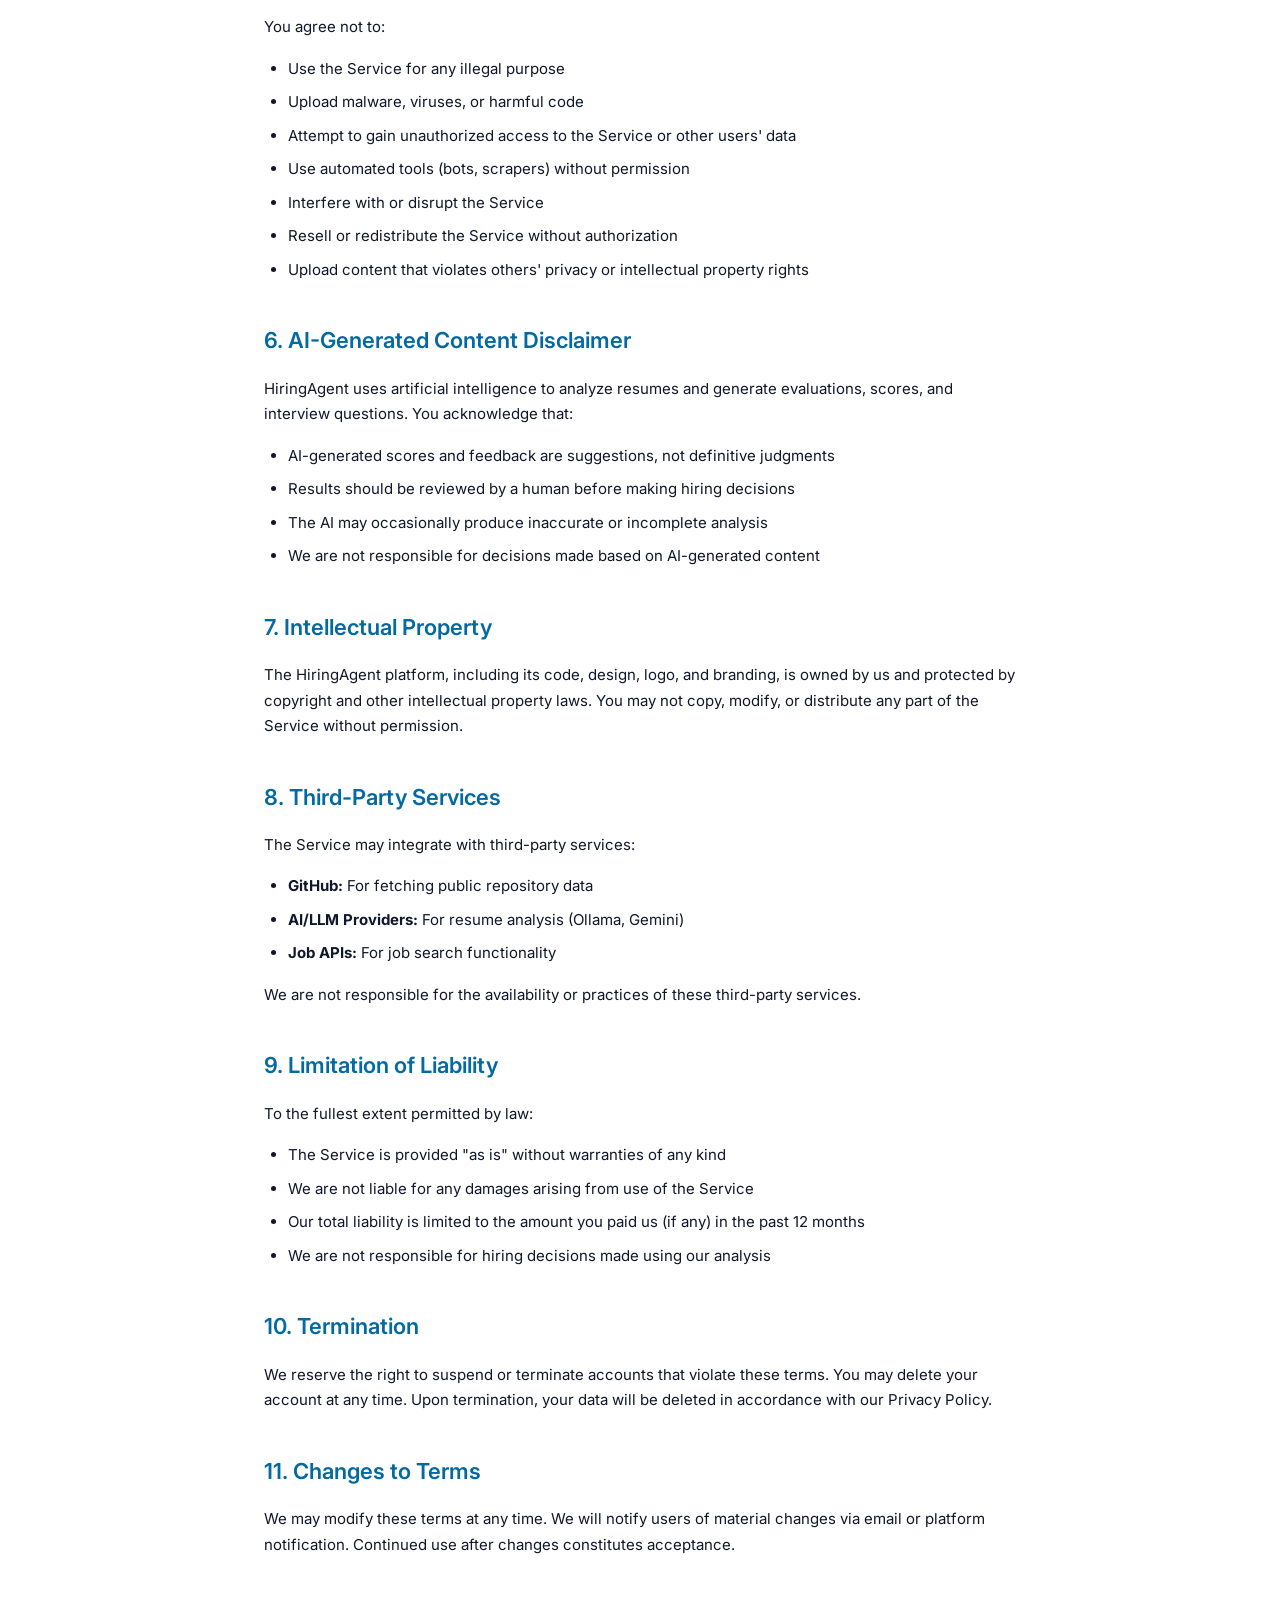
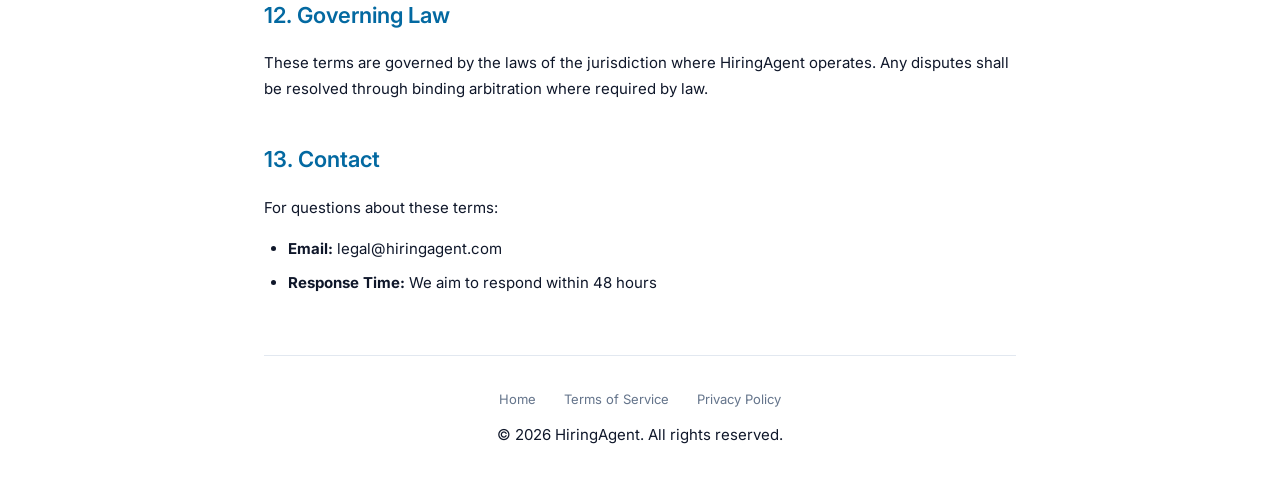
<file: templates/terms.html>
<!DOCTYPE html>
<html lang="en">
<head>
    <meta charset="UTF-8">
    <meta name="viewport" content="width=device-width, initial-scale=1.0">
    <title>Terms of Service - HiringAgent</title>
    <meta name="description" content="HiringAgent terms of service. Understand the terms and conditions for using our AI resume screening and analysis platform.">
    <meta name="robots" content="index, follow">
    <link rel="canonical" href="https://hiringagent.yourdomain.com/terms">
    <link rel="preconnect" href="https://fonts.googleapis.com">
    <link href="https://fonts.googleapis.com/css2?family=Space+Grotesk:wght@500;600;700&family=Inter:wght@400;500;600;700&display=swap" rel="stylesheet">
    <style>
        :root {
            --bg: #ffffff;
            --text: #0f172a;
            --muted: #64748b;
            --accent: #0ea5e9;
            --accent-deep: #0369a1;
            --line: #e2e8f0;
            --panel: #f8fafc;
        }
        * { margin: 0; padding: 0; box-sizing: border-box; }
        body {
            font-family: 'Inter', system-ui, -apple-system, sans-serif;
            background: var(--bg);
            color: var(--text);
            line-height: 1.7;
            -webkit-font-smoothing: antialiased;
        }
        .wrap { max-width: 800px; margin: 0 auto; padding: 0 24px; }
        
        nav {
            display: flex;
            justify-content: space-between;
            align-items: center;
            padding: 24px 0;
            border-bottom: 1px solid var(--line);
            margin-bottom: 48px;
        }
        nav .brand {
            font-family: 'Space Grotesk', sans-serif;
            font-weight: 700;
            font-size: 19px;
            color: var(--text);
            text-decoration: none;
        }
        nav .brand .dot { color: var(--accent); }
        nav .back-link {
            color: var(--muted);
            text-decoration: none;
            font-size: 14px;
            font-weight: 500;
            transition: color 0.2s;
        }
        nav .back-link:hover { color: var(--accent-deep); }
        
        h1 {
            font-family: 'Space Grotesk', sans-serif;
            font-size: 36px;
            font-weight: 700;
            margin-bottom: 12px;
            letter-spacing: -0.02em;
        }
        .last-updated {
            color: var(--muted);
            font-size: 14px;
            margin-bottom: 40px;
        }
        
        h2 {
            font-size: 22px;
            font-weight: 600;
            margin-top: 40px;
            margin-bottom: 16px;
            color: var(--accent-deep);
        }
        
        p {
            margin-bottom: 16px;
            color: var(--text);
            font-size: 15px;
        }
        
        ul {
            margin-bottom: 16px;
            padding-left: 24px;
        }
        ul li {
            margin-bottom: 8px;
            font-size: 15px;
            color: var(--text);
        }
        
        .highlight-box {
            background: var(--panel);
            border: 1px solid var(--line);
            border-radius: 12px;
            padding: 24px;
            margin: 30px 0;
        }
        .highlight-box p { margin-bottom: 0; }
        
        footer {
            margin-top: 60px;
            padding: 32px 0;
            border-top: 1px solid var(--line);
            text-align: center;
            color: var(--muted);
            font-size: 13px;
        }
        footer a {
            color: var(--muted);
            text-decoration: none;
            margin: 0 12px;
            transition: color 0.2s;
        }
        footer a:hover { color: var(--accent-deep); }
    </style>
</head>
<body>

<div class="wrap">
    <nav>
        <a href="/" class="brand">Hiring<span class="dot">·</span>Agent</a>
        <a href="/" class="back-link">← Back to Home</a>
    </nav>

    <h1>Terms of Service</h1>
    <p class="last-updated">Last updated: January 2026</p>

    <div class="highlight-box">
        <p><strong>Summary:</strong> By using HiringAgent, you agree to these terms. We provide the service "as-is," you're responsible for the content you upload, and you agree not to misuse the platform. Pretty standard stuff.</p>
    </div>

    <h2>1. Acceptance of Terms</h2>
    <p>By accessing or using HiringAgent ("the Service"), you agree to be bound by these Terms of Service. If you do not agree, please do not use the Service. We reserve the right to update these terms at any time, and continued use constitutes acceptance of changes.</p>

    <h2>2. Description of Service</h2>
    <p>HiringAgent is an AI-powered resume screening and analysis platform that:</p>
    <ul>
        <li>Analyzes uploaded resumes (PDF format) and provides category-scored evaluations</li>
        <li>Matches resumes against job descriptions</li>
        <li>Generates tailored interview questions</li>
        <li>Fetches public GitHub data when connected</li>
        <li>Provides candidate comparison and PDF export features</li>
        <li>Tracks application status</li>
    </ul>

    <h2>3. User Accounts</h2>
    <p>To use the Service, you must:</p>
    <ul>
        <li>Be at least 13 years old</li>
        <li>Provide accurate registration information</li>
        <li>Maintain the security of your account credentials</li>
        <li>Not share your account with others</li>
        <li>Notify us immediately of any unauthorized access</li>
    </ul>
    <p>You are responsible for all activities that occur under your account.</p>

    <h2>4. User Content & Data</h2>
    <p>By uploading resumes and other content to HiringAgent:</p>
    <ul>
        <li>You retain all ownership rights to your content</li>
        <li>You grant us a limited license to process the content solely to provide the Service</li>
        <li>You represent that you have the right to upload and share the content</li>
        <li>You agree not to upload content that is illegal, infringing, or harmful</li>
        <li>You understand that resume analysis is AI-generated and should be reviewed by a human</li>
    </ul>

    <h2>5. Acceptable Use</h2>
    <p>You agree not to:</p>
    <ul>
        <li>Use the Service for any illegal purpose</li>
        <li>Upload malware, viruses, or harmful code</li>
        <li>Attempt to gain unauthorized access to the Service or other users' data</li>
        <li>Use automated tools (bots, scrapers) without permission</li>
        <li>Interfere with or disrupt the Service</li>
        <li>Resell or redistribute the Service without authorization</li>
        <li>Upload content that violates others' privacy or intellectual property rights</li>
    </ul>

    <h2>6. AI-Generated Content Disclaimer</h2>
    <p>HiringAgent uses artificial intelligence to analyze resumes and generate evaluations, scores, and interview questions. You acknowledge that:</p>
    <ul>
        <li>AI-generated scores and feedback are suggestions, not definitive judgments</li>
        <li>Results should be reviewed by a human before making hiring decisions</li>
        <li>The AI may occasionally produce inaccurate or incomplete analysis</li>
        <li>We are not responsible for decisions made based on AI-generated content</li>
    </ul>

    <h2>7. Intellectual Property</h2>
    <p>The HiringAgent platform, including its code, design, logo, and branding, is owned by us and protected by copyright and other intellectual property laws. You may not copy, modify, or distribute any part of the Service without permission.</p>

    <h2>8. Third-Party Services</h2>
    <p>The Service may integrate with third-party services:</p>
    <ul>
        <li><strong>GitHub:</strong> For fetching public repository data</li>
        <li><strong>AI/LLM Providers:</strong> For resume analysis (Ollama, Gemini)</li>
        <li><strong>Job APIs:</strong> For job search functionality</li>
    </ul>
    <p>We are not responsible for the availability or practices of these third-party services.</p>

    <h2>9. Limitation of Liability</h2>
    <p>To the fullest extent permitted by law:</p>
    <ul>
        <li>The Service is provided "as is" without warranties of any kind</li>
        <li>We are not liable for any damages arising from use of the Service</li>
        <li>Our total liability is limited to the amount you paid us (if any) in the past 12 months</li>
        <li>We are not responsible for hiring decisions made using our analysis</li>
    </ul>

    <h2>10. Termination</h2>
    <p>We reserve the right to suspend or terminate accounts that violate these terms. You may delete your account at any time. Upon termination, your data will be deleted in accordance with our Privacy Policy.</p>

    <h2>11. Changes to Terms</h2>
    <p>We may modify these terms at any time. We will notify users of material changes via email or platform notification. Continued use after changes constitutes acceptance.</p>

    <h2>12. Governing Law</h2>
    <p>These terms are governed by the laws of the jurisdiction where HiringAgent operates. Any disputes shall be resolved through binding arbitration where required by law.</p>

    <h2>13. Contact</h2>
    <p>For questions about these terms:</p>
    <ul>
        <li><strong>Email:</strong> legal@hiringagent.com</li>
        <li><strong>Response Time:</strong> We aim to respond within 48 hours</li>
    </ul>

    <footer>
        <div>
            <a href="/">Home</a>
            <a href="/terms">Terms of Service</a>
            <a href="/privacy">Privacy Policy</a>
        </div>
        <p style="margin-top: 12px;">&copy; 2026 HiringAgent. All rights reserved.</p>
    </footer>
</div>

</body>
</html>
</file>
